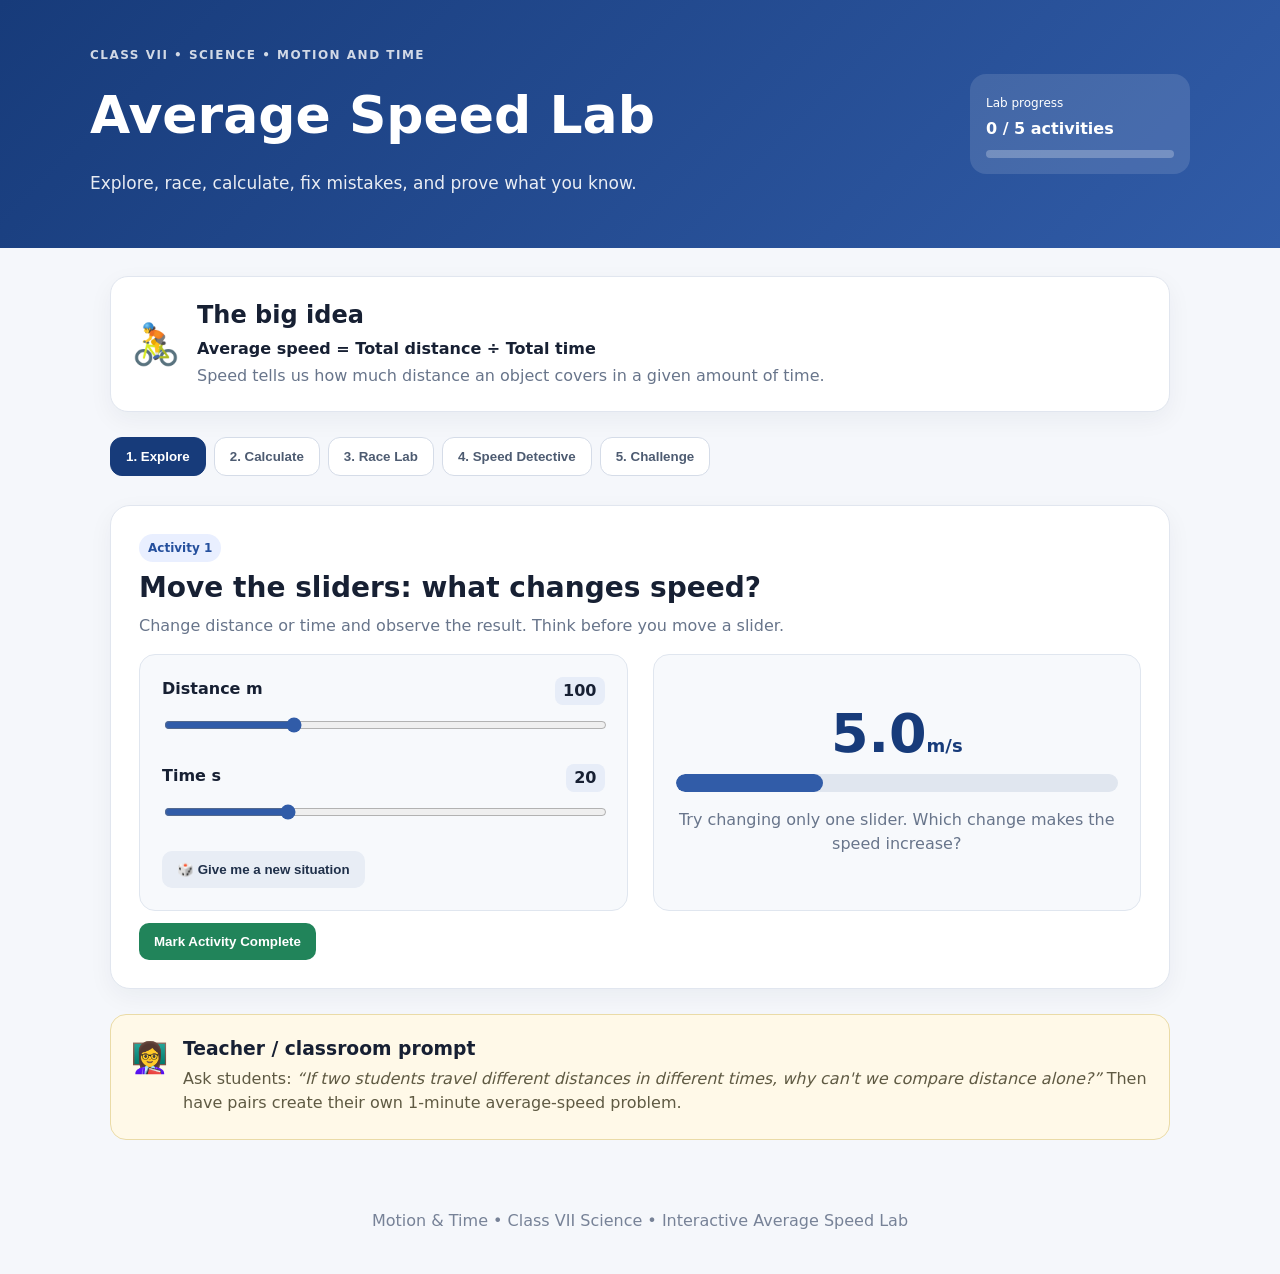
<file: activities/average-speed/index.html>
<!DOCTYPE html>
<html lang="en">
<head>
  <meta charset="UTF-8">
  <meta name="viewport" content="width=device-width, initial-scale=1.0">
  <title>Motion & Time — Average Speed Lab</title>
  <link rel="stylesheet" href="style.css">
</head>
<body>
  <header class="hero">
    <div class="hero-inner">
      <div>
        <p class="eyebrow">CLASS VII • SCIENCE • MOTION AND TIME</p>
        <h1>Average Speed Lab</h1>
        <p class="subtitle">Explore, race, calculate, fix mistakes, and prove what you know.</p>
      </div>
      <div class="progress-box">
        <span>Lab progress</span>
        <strong id="progressText">0 / 5 activities</strong>
        <div class="progress-track"><div id="progressBar"></div></div>
      </div>
    </div>
  </header>

  <main>
    <section class="concept-card">
      <div class="concept-icon">🚴</div>
      <div>
        <h2>The big idea</h2>
        <p><strong>Average speed = Total distance ÷ Total time</strong></p>
        <p class="muted">Speed tells us how much distance an object covers in a given amount of time.</p>
      </div>
    </section>

    <nav class="tabs" aria-label="Activities">
      <button class="tab active" data-tab="explore">1. Explore</button>
      <button class="tab" data-tab="calculate">2. Calculate</button>
      <button class="tab" data-tab="race">3. Race Lab</button>
      <button class="tab" data-tab="detective">4. Speed Detective</button>
      <button class="tab" data-tab="challenge">5. Challenge</button>
    </nav>

    <section id="explore" class="activity active">
      <div class="section-heading">
        <span class="badge">Activity 1</span>
        <h2>Move the sliders: what changes speed?</h2>
        <p>Change distance or time and observe the result. Think before you move a slider.</p>
      </div>
      <div class="two-col">
        <div class="panel controls">
          <label>Distance <output id="distanceOut">100</output> m
            <input id="distance" type="range" min="20" max="300" value="100" step="10">
          </label>
          <label>Time <output id="timeOut">20</output> s
            <input id="time" type="range" min="5" max="60" value="20" step="1">
          </label>
          <button class="secondary" id="randomExplore">🎲 Give me a new situation</button>
        </div>
        <div class="speed-display">
          <div class="speed-number"><span id="speedOut">5.0</span><small>m/s</small></div>
          <div class="meter"><div id="speedMeter"></div></div>
          <p id="exploreHint">Try doubling the distance while keeping time the same.</p>
        </div>
      </div>
      <button class="complete" data-complete="explore">Mark Activity Complete</button>
    </section>

    <section id="calculate" class="activity">
      <div class="section-heading">
        <span class="badge">Activity 2</span>
        <h2>Mission: calculate the average speed</h2>
        <p>Read the journey, calculate total distance and total time, then enter the answer.</p>
      </div>
      <div class="journey-card">
        <div class="journey-stop"><span>🏫</span><b>School</b><small>Start</small></div>
        <div class="journey-line"><span>120 m</span></div>
        <div class="journey-stop"><span>🌳</span><b>Park</b><small>+ 30 s</small></div>
        <div class="journey-line"><span>80 m</span></div>
        <div class="journey-stop"><span>🏠</span><b>Home</b><small>+ 20 s</small></div>
      </div>
      <div class="answer-panel">
        <p><b>Question:</b> What is the average speed for the whole journey?</p>
        <div class="formula-hint">Total distance = 120 + 80 = ? m &nbsp; | &nbsp; Total time = 30 + 20 = ? s</div>
        <div class="answer-row">
          <input id="calcAnswer" type="number" min="0" step="0.1" placeholder="Enter speed">
          <span>m/s</span>
          <button id="checkCalc">Check</button>
        </div>
        <p id="calcFeedback" class="feedback" aria-live="polite"></p>
      </div>
    </section>

    <section id="race" class="activity">
      <div class="section-heading">
        <span class="badge">Activity 3</span>
        <h2>Race Lab: predict before you calculate</h2>
        <p>Three runners travel different distances and times. Who has the greatest average speed?</p>
      </div>
      <div class="runner-grid">
        <article class="runner"><div class="avatar">🏃</div><h3>Asha</h3><p>100 m in 20 s</p><button class="pick" data-runner="Asha">Choose Asha</button></article>
        <article class="runner"><div class="avatar">🏃‍♀️</div><h3>Riya</h3><p>150 m in 30 s</p><button class="pick" data-runner="Riya">Choose Riya</button></article>
        <article class="runner"><div class="avatar">🏃</div><h3>Kabir</h3><p>120 m in 20 s</p><button class="pick" data-runner="Kabir">Choose Kabir</button></article>
      </div>
      <div id="raceResult" class="result-box">Make your prediction first.</div>
      <button class="complete" data-complete="race">Mark Activity Complete</button>
    </section>

    <section id="detective" class="activity">
      <div class="section-heading">
        <span class="badge">Activity 4</span>
        <h2>Speed Detective: spot the mistake</h2>
        <p>A student solved this problem. Something is wrong. Find it and explain why.</p>
      </div>
      <div class="mistake-card">
        <p class="problem">A cyclist travels <b>240 m</b> in <b>40 s</b>.</p>
        <div class="student-work">
          <span>Student's work:</span>
          <code>Average speed = 40 ÷ 240 = 0.167 m/s</code>
        </div>
        <div class="detective-options">
          <button class="detect" data-correct="false">The numbers were added.</button>
          <button class="detect" data-correct="true">Distance and time were divided in the wrong order.</button>
          <button class="detect" data-correct="false">The answer should always be in km/h.</button>
        </div>
        <p id="detectiveFeedback" class="feedback"></p>
      </div>
      <div class="explain-box">
        <label for="explanation">Now explain it in your own words:</label>
        <textarea id="explanation" rows="3" placeholder="Example: I should divide..."></textarea>
        <button id="checkExplanation">Check my explanation</button>
        <p id="explanationFeedback" class="feedback"></p>
      </div>
    </section>

    <section id="challenge" class="activity">
      <div class="section-heading">
        <span class="badge">Activity 5</span>
        <h2>Final Challenge: design the fastest journey</h2>
        <p>You have a 300 m track. Choose a time. Can you reach a target average speed of at least 10 m/s?</p>
      </div>
      <div class="challenge-layout">
        <div class="track-card">
          <div class="track"><span class="runner-dot" id="runnerDot">🏃</span></div>
          <div class="track-labels"><span>0 m</span><span>300 m</span></div>
        </div>
        <div class="challenge-controls">
          <label>Choose time: <b><span id="challengeTimeOut">30</span> s</b>
            <input id="challengeTime" type="range" min="15" max="60" value="30" step="1">
          </label>
          <div class="challenge-speed"><span id="challengeSpeed">10.0</span> <small>m/s</small></div>
          <p id="challengeMessage"></p>
          <button id="challengeCheck">Test my journey</button>
        </div>
      </div>
      <div id="finalScore" class="final-score hidden"></div>
    </section>

    <section class="teacher-note">
      <div>👩‍🏫</div>
      <div>
        <h3>Teacher / classroom prompt</h3>
        <p>Ask students: <i>“If two students travel different distances in different times, why can't we compare distance alone?”</i> Then have pairs create their own 1-minute average-speed problem.</p>
      </div>
    </section>
  </main>

  <footer>
    <p>Motion & Time • Class VII Science • Interactive Average Speed Lab</p>
  </footer>
  <script src="script.js"></script>
</body>
</html>
</file>
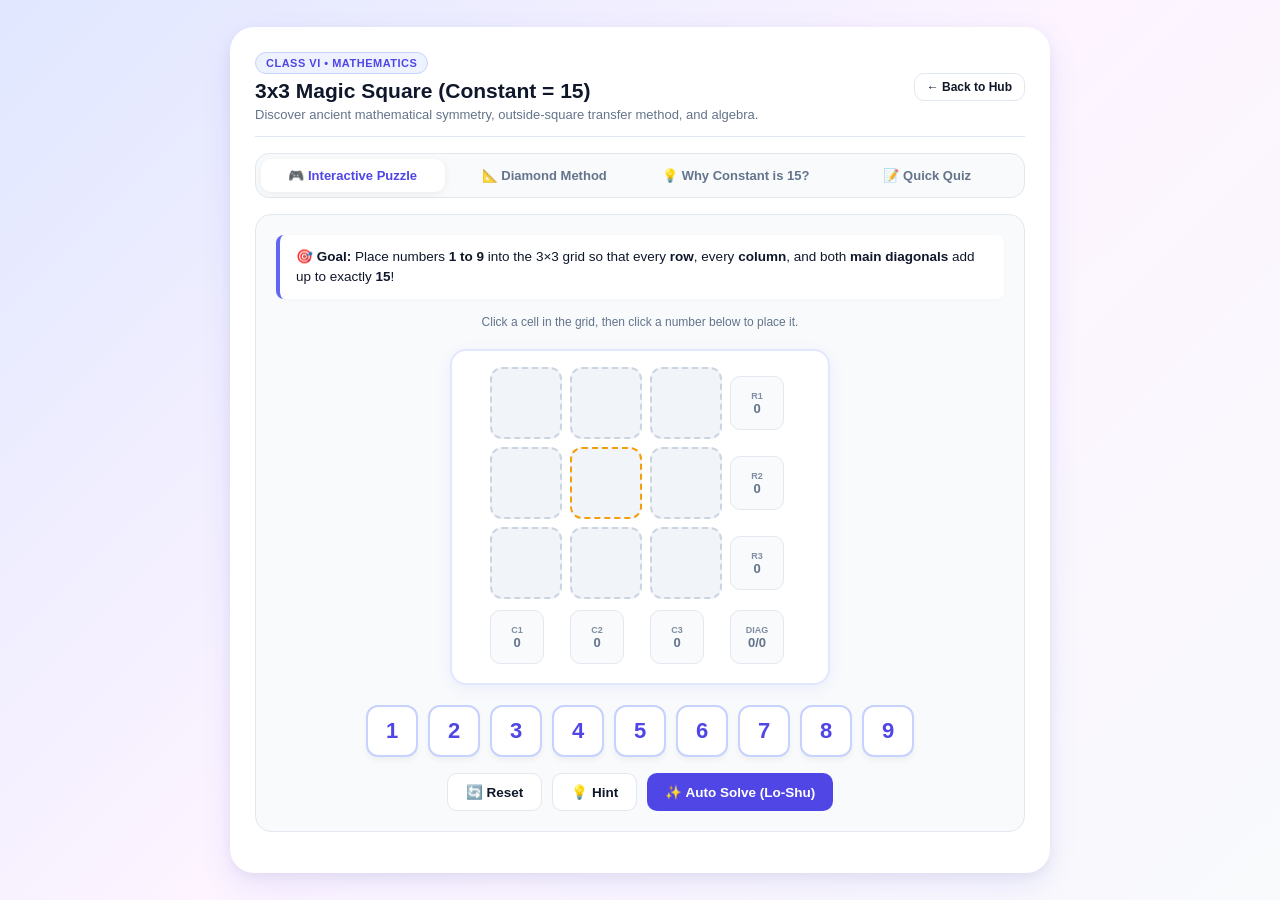
<file: activities/magic-square/index.html>
<!DOCTYPE html>
<html lang="en">
<head>
  <meta charset="UTF-8">
  <meta name="viewport" content="width=device-width, initial-scale=1.0, maximum-scale=1.0, user-scalable=no">
  <title>Class VI Mathematics: 3x3 Magic Square (Magic Constant 15)</title>
  <style>
    :root {
      --primary: #6366f1;
      --primary-light: #818cf8;
      --primary-bg: #eef2ff;
      --accent: #4f46e5;
      --success: #10b981;
      --error: #ef4444;
      --text-main: #0f172a;
      --text-muted: #64748b;
      --border-color: #e2e8f0;
      --card-shadow: 0 12px 32px rgba(99, 102, 241, 0.12), 0 4px 12px rgba(0, 0, 0, 0.05);
    }

    * {
      box-sizing: border-box;
      margin: 0;
      padding: 0;
      font-family: -apple-system, BlinkMacSystemFont, "Segoe UI", Roboto, Oxygen, Ubuntu, Cantarell, sans-serif;
      -webkit-tap-highlight-color: transparent;
    }

    body {
      background: linear-gradient(135deg, #e0e7ff 0%, #fdf4ff 50%, #f8fafc 100%);
      color: var(--text-main);
      min-height: 100vh;
      display: flex;
      justify-content: center;
      align-items: center;
      padding: 16px;
    }

    .lab-card {
      background: #ffffff;
      border-radius: 24px;
      box-shadow: var(--card-shadow);
      max-width: 820px;
      width: 100%;
      padding: 24px;
      margin: auto;
      border: 1px solid rgba(255, 255, 255, 0.9);
    }

    .header {
      display: flex;
      justify-content: space-between;
      align-items: center;
      gap: 12px;
      padding-bottom: 14px;
      border-bottom: 1px solid var(--border-color);
    }

    .badge {
      display: inline-block;
      background: var(--primary-bg);
      color: var(--accent);
      font-size: 11px;
      font-weight: 700;
      text-transform: uppercase;
      letter-spacing: 0.5px;
      padding: 4px 10px;
      border-radius: 20px;
      border: 1px solid #c7d2fe;
    }

    h1 {
      font-size: 21px;
      font-weight: 800;
      color: var(--text-main);
      line-height: 1.25;
      margin-top: 4px;
    }

    .subtitle {
      font-size: 13px;
      color: var(--text-muted);
      margin-top: 3px;
    }

    .nav-tabs {
      display: flex;
      gap: 8px;
      margin: 16px 0;
      background: #f8fafc;
      padding: 5px;
      border-radius: 14px;
      border: 1px solid var(--border-color);
    }

    .tab-btn {
      flex: 1;
      padding: 9px 12px;
      border: none;
      background: transparent;
      border-radius: 10px;
      font-weight: 700;
      font-size: 13px;
      color: var(--text-muted);
      cursor: pointer;
      transition: all 0.2s ease;
      display: flex;
      align-items: center;
      justify-content: center;
      gap: 6px;
    }

    .tab-btn.active {
      background: #ffffff;
      color: var(--accent);
      box-shadow: 0 2px 8px rgba(0,0,0,0.06);
    }

    .tab-content {
      display: none;
    }

    .tab-content.active {
      display: block;
      animation: fadeIn 0.3s ease;
    }

    @keyframes fadeIn {
      from { opacity: 0; transform: translateY(4px); }
      to { opacity: 1; transform: translateY(0); }
    }

    .stage-container {
      background: #f8fafc;
      border-radius: 16px;
      padding: 20px;
      border: 1px solid var(--border-color);
      margin-bottom: 16px;
    }

    .inst-box {
      background: #ffffff;
      border-left: 4px solid var(--primary);
      padding: 12px 16px;
      border-radius: 8px;
      margin-bottom: 16px;
      box-shadow: 0 2px 6px rgba(0,0,0,0.02);
      font-size: 13.5px;
      line-height: 1.5;
    }

    /* Grid & Puzzle Styles */
    .magic-board {
      display: grid;
      grid-template-columns: repeat(3, 72px) 60px;
      grid-template-rows: repeat(3, 72px) 60px;
      gap: 8px;
      justify-content: center;
      align-items: center;
      margin: 20px auto;
      max-width: 380px;
      background: #ffffff;
      padding: 16px;
      border-radius: 16px;
      border: 2px solid #e0e7ff;
      box-shadow: 0 4px 16px rgba(99, 102, 241, 0.08);
    }

    .cell {
      width: 72px;
      height: 72px;
      background: #f1f5f9;
      border: 2px dashed #cbd5e1;
      border-radius: 12px;
      display: flex;
      justify-content: center;
      align-items: center;
      font-size: 26px;
      font-weight: 800;
      color: var(--accent);
      cursor: pointer;
      transition: all 0.2s cubic-bezier(0.34, 1.56, 0.64, 1);
      user-select: none;
    }

    .cell.filled {
      background: #ffffff;
      border: 2px solid #818cf8;
      box-shadow: 0 4px 10px rgba(99, 102, 241, 0.15);
      transform: scale(1.02);
    }

    .cell.center-cell {
      border-color: #f59e0b;
    }

    .cell.selected {
      border-color: #4f46e5;
      background: #eef2ff;
      outline: 3px solid #c7d2fe;
    }

    .sum-indicator {
      width: 54px;
      height: 54px;
      border-radius: 10px;
      display: flex;
      flex-direction: column;
      justify-content: center;
      align-items: center;
      font-size: 13px;
      font-weight: 700;
      background: #f8fafc;
      border: 1px solid #e2e8f0;
      color: #64748b;
      transition: all 0.3s ease;
    }

    .sum-indicator.match {
      background: #ecfdf5;
      border-color: #10b981;
      color: #047857;
      box-shadow: 0 2px 8px rgba(16, 185, 129, 0.2);
    }

    .sum-indicator.mismatch {
      background: #fef2f2;
      border-color: #ef4444;
      color: #b91c1c;
    }

    .sum-indicator span.label {
      font-size: 9px;
      text-transform: uppercase;
      opacity: 0.8;
    }

    .number-bank {
      display: flex;
      flex-wrap: wrap;
      gap: 10px;
      justify-content: center;
      margin: 16px 0;
    }

    .num-tile {
      width: 52px;
      height: 52px;
      background: #ffffff;
      border: 2px solid #c7d2fe;
      border-radius: 12px;
      display: flex;
      justify-content: center;
      align-items: center;
      font-size: 22px;
      font-weight: 800;
      color: var(--accent);
      cursor: pointer;
      box-shadow: 0 4px 6px -1px rgba(0,0,0,0.05);
      transition: all 0.2s ease;
    }

    .num-tile:hover:not(.used) {
      transform: translateY(-2px);
      border-color: var(--primary);
      box-shadow: 0 6px 12px rgba(99,102,241,0.2);
    }

    .num-tile.used {
      opacity: 0.35;
      background: #f1f5f9;
      border-color: #e2e8f0;
      cursor: not-allowed;
    }

    .btn-group {
      display: flex;
      gap: 10px;
      justify-content: center;
      margin-top: 16px;
      flex-wrap: wrap;
    }

    .btn {
      padding: 10px 18px;
      border-radius: 10px;
      border: none;
      font-weight: 700;
      font-size: 13.5px;
      cursor: pointer;
      transition: all 0.2s ease;
      display: inline-flex;
      align-items: center;
      gap: 6px;
    }

    .btn-primary {
      background: var(--accent);
      color: #ffffff;
    }
    .btn-primary:hover { background: #4338ca; }

    .btn-outline {
      background: #ffffff;
      color: var(--text-main);
      border: 1px solid var(--border-color);
    }
    .btn-outline:hover { background: #f8fafc; border-color: #cbd5e1; }

    .btn-success {
      background: #10b981;
      color: #ffffff;
    }

    /* Diamond Method Visualizer */
    .diamond-grid {
      display: grid;
      grid-template-columns: repeat(5, 54px);
      grid-template-rows: repeat(5, 54px);
      gap: 6px;
      justify-content: center;
      margin: 20px auto;
    }

    .d-cell {
      width: 54px;
      height: 54px;
      border-radius: 8px;
      display: flex;
      justify-content: center;
      align-items: center;
      font-size: 20px;
      font-weight: 800;
      transition: all 0.4s ease;
    }

    .d-cell.empty {
      background: transparent;
    }

    .d-cell.inner {
      background: #ffffff;
      border: 2px solid #818cf8;
      color: var(--accent);
    }

    .d-cell.outer {
      background: #fef3c7;
      border: 2px dashed #f59e0b;
      color: #b45309;
    }

    .d-cell.highlight {
      transform: scale(1.12);
      box-shadow: 0 0 16px rgba(99, 102, 241, 0.4);
      background: #6366f1;
      color: #ffffff;
      border-color: #4f46e5;
    }

    .card-info {
      background: #ffffff;
      border-radius: 12px;
      padding: 14px;
      border: 1px solid var(--border-color);
      margin-top: 14px;
    }

    .quiz-card {
      background: #ffffff;
      border: 1px solid var(--border-color);
      border-radius: 12px;
      padding: 16px;
      margin-bottom: 12px;
    }

    .quiz-option {
      display: block;
      padding: 10px 14px;
      background: #f8fafc;
      border: 1px solid var(--border-color);
      border-radius: 8px;
      margin: 6px 0;
      cursor: pointer;
      font-size: 13.5px;
      transition: all 0.2s ease;
    }

    .quiz-option:hover {
      background: #eef2ff;
      border-color: #c7d2fe;
    }

    .quiz-option.correct {
      background: #dcfce7;
      border-color: #86efac;
      color: #15803d;
      font-weight: 700;
    }

    .quiz-option.wrong {
      background: #fee2e2;
      border-color: #fca5a5;
      color: #b91c1c;
    }

    .banner-win {
      background: linear-gradient(135deg, #10b981 0%, #059669 100%);
      color: white;
      padding: 16px;
      border-radius: 14px;
      text-align: center;
      margin-top: 14px;
      display: none;
      animation: popIn 0.4s cubic-bezier(0.34, 1.56, 0.64, 1);
    }

    @keyframes popIn {
      from { transform: scale(0.9); opacity: 0; }
      to { transform: scale(1); opacity: 1; }
    }
  </style>
</head>
<body>

<div class="lab-card">
  <div class="header">
    <div>
      <span class="badge">Class VI • Mathematics</span>
      <h1>3x3 Magic Square (Constant = 15)</h1>
      <div class="subtitle">Discover ancient mathematical symmetry, outside-square transfer method, and algebra.</div>
    </div>
    <a href="../../index.html" class="btn btn-outline" style="text-decoration:none; font-size:12px; padding:6px 12px;">← Back to Hub</a>
  </div>

  <div class="nav-tabs">
    <button class="tab-btn active" onclick="switchTab('play')">🎮 Interactive Puzzle</button>
    <button class="tab-btn" onclick="switchTab('method')">📐 Diamond Method</button>
    <button class="tab-btn" onclick="switchTab('math')">💡 Why Constant is 15?</button>
    <button class="tab-btn" onclick="switchTab('quiz')">📝 Quick Quiz</button>
  </div>

  <!-- TAB 1: INTERACTIVE PUZZLE -->
  <div id="tab-play" class="tab-content active">
    <div class="stage-container">
      <div class="inst-box">
        🎯 <strong>Goal:</strong> Place numbers <strong>1 to 9</strong> into the 3×3 grid so that every <strong>row</strong>, every <strong>column</strong>, and both <strong>main diagonals</strong> add up to exactly <strong>15</strong>!
      </div>

      <div style="text-align:center; font-size:12px; color:var(--text-muted); margin-bottom:8px;">
        Click a cell in the grid, then click a number below to place it.
      </div>

      <div class="magic-board">
        <!-- Row 1 -->
        <div class="cell" id="c00" onclick="selectCell(0,0)"></div>
        <div class="cell" id="c01" onclick="selectCell(0,1)"></div>
        <div class="cell" id="c02" onclick="selectCell(0,2)"></div>
        <div class="sum-indicator" id="r0"><span class="label">R1</span><span id="r0-val">0</span></div>

        <!-- Row 2 -->
        <div class="cell" id="c10" onclick="selectCell(1,0)"></div>
        <div class="cell center-cell" id="c11" onclick="selectCell(1,1)"></div>
        <div class="cell" id="c12" onclick="selectCell(1,2)"></div>
        <div class="sum-indicator" id="r1"><span class="label">R2</span><span id="r1-val">0</span></div>

        <!-- Row 3 -->
        <div class="cell" id="c20" onclick="selectCell(2,0)"></div>
        <div class="cell" id="c21" onclick="selectCell(2,1)"></div>
        <div class="cell" id="c22" onclick="selectCell(2,2)"></div>
        <div class="sum-indicator" id="r2"><span class="label">R3</span><span id="r2-val">0</span></div>

        <!-- Col sums and Diag sums -->
        <div class="sum-indicator" id="c0"><span class="label">C1</span><span id="c0-val">0</span></div>
        <div class="sum-indicator" id="c1"><span class="label">C2</span><span id="c1-val">0</span></div>
        <div class="sum-indicator" id="c2"><span class="label">C3</span><span id="c2-val">0</span></div>
        <div class="sum-indicator" id="diag"><span class="label">DIAG</span><span id="diag-val">0</span></div>
      </div>

      <div class="number-bank" id="numberBank">
        <!-- 1 to 9 -->
      </div>

      <div class="banner-win" id="winBanner">
        🎉 <strong>Magnificent! You solved the 3x3 Magic Square!</strong><br>
        All 3 rows, 3 columns, and 2 diagonals sum up to exactly 15!
      </div>

      <div class="btn-group">
        <button class="btn btn-outline" onclick="resetBoard()">🔄 Reset</button>
        <button class="btn btn-outline" onclick="giveHint()">💡 Hint</button>
        <button class="btn btn-primary" onclick="solveAutomatically()">✨ Auto Solve (Lo-Shu)</button>
      </div>
    </div>
  </div>

  <!-- TAB 2: DIAMOND / STAIRCASE METHOD -->
  <div id="tab-method" class="tab-content">
    <div class="stage-container">
      <div class="inst-box">
        <strong>The Staircase / Outside-Square Method:</strong><br>
        Step 1: Add 4 outer auxiliary squares on the 4 sides of the 3×3 grid.<br>
        Step 2: Place numbers 1-9 along 3 continuous diagonals.<br>
        Step 3: Transfer outside numbers 3 units straight across to their opposite inner squares!
      </div>

      <div class="diamond-grid" id="diamondGrid">
        <!-- 5x5 grid for step visualizer -->
      </div>

      <div class="btn-group">
        <button class="btn btn-outline" onclick="setDiamondStep(1)">Step 1: Diagonals (1-9)</button>
        <button class="btn btn-primary" onclick="setDiamondStep(2)">Step 2: Shift Outside Numbers</button>
        <button class="btn btn-success" onclick="setDiamondStep(3)">Step 3: Magic 3x3 Formed!</button>
      </div>

      <div class="card-info" id="diamondExplanation">
        <strong>Step 1:</strong> Notice how numbers 1, 2, 3 form the first diagonal; 4, 5, 6 form the center diagonal; and 7, 8, 9 form the third diagonal. Four numbers (1, 3, 7, 9) sit outside the 3×3 core.
      </div>
    </div>
  </div>

  <!-- TAB 3: MATHEMATICAL PROOF -->
  <div id="tab-math" class="tab-content">
    <div class="stage-container">
      <div style="display:grid; grid-template-columns:1fr 1fr; gap:16px;">
        <div class="card-info">
          <h3 style="color:var(--accent); font-size:16px; margin-bottom:8px;">1. Why Magic Constant S = 15?</h3>
          <p style="font-size:13.5px; line-height:1.6; color:var(--text-main);">
            • Sum of all numbers from 1 to 9:<br>
            <code style="background:#eef2ff; padding:2px 6px; border-radius:4px; font-weight:700;">1 + 2 + 3 + ... + 9 = 45</code><br><br>
            • In a 3×3 square, all numbers are divided equally across 3 rows.<br>
            • Therefore, each row must sum to:<br>
            <code style="background:#eef2ff; padding:2px 6px; border-radius:4px; font-weight:700; color:#4f46e5;">45 ÷ 3 = 15</code>
          </p>
        </div>

        <div class="card-info">
          <h3 style="color:var(--accent); font-size:16px; margin-bottom:8px;">2. Why Center Cell MUST be 5?</h3>
          <p style="font-size:13.5px; line-height:1.6; color:var(--text-main);">
            • 4 lines pass through the center cell <em>C</em>: Row 2, Col 2, and 2 diagonals.<br>
            • Sum of these 4 lines = <code>4 × 15 = 60</code>.<br>
            • This sum contains all 9 cells once, plus the center cell <em>3 extra times</em>:<br>
            <code style="background:#eef2ff; padding:2px 6px; border-radius:4px; font-weight:700;">45 + 3C = 60 ➔ 3C = 15 ➔ C = 5</code>
          </p>
        </div>
      </div>

      <div class="card-info" style="margin-top:14px; background:#fffbeb; border-color:#fde68a;">
        <h4 style="color:#b45309; font-size:14.5px; margin-bottom:6px;">🌟 Even & Odd Number Rule:</h4>
        <p style="font-size:13px; color:#92400e; line-height:1.5;">
          • All 4 <strong>even numbers</strong> (2, 4, 6, 8) must occupy the <strong>4 corners</strong>.<br>
          • All 4 <strong>odd numbers</strong> (1, 3, 7, 9) must occupy the <strong>4 edge centers</strong>.<br>
          • The center is always the median odd number <strong>5</strong>.
        </p>
      </div>
    </div>
  </div>

  <!-- TAB 4: QUIZ -->
  <div id="tab-quiz" class="tab-content">
    <div class="stage-container">
      <div class="quiz-card">
        <p style="font-weight:700; font-size:14px; margin-bottom:8px;">Q1: What is the magic sum of any row, column, or diagonal in a 3×3 square with numbers 1 to 9?</p>
        <div class="quiz-option" onclick="checkQ(this, false)">12</div>
        <div class="quiz-option" onclick="checkQ(this, true)">15</div>
        <div class="quiz-option" onclick="checkQ(this, false)">18</div>
        <div class="quiz-option" onclick="checkQ(this, false)">45</div>
      </div>

      <div class="quiz-card">
        <p style="font-weight:700; font-size:14px; margin-bottom:8px;">Q2: Which number must always occupy the exact center cell?</p>
        <div class="quiz-option" onclick="checkQ(this, false)">1</div>
        <div class="quiz-option" onclick="checkQ(this, false)">9</div>
        <div class="quiz-option" onclick="checkQ(this, true)">5</div>
        <div class="quiz-option" onclick="checkQ(this, false)">Any even number</div>
      </div>

      <div class="quiz-card">
        <p style="font-weight:700; font-size:14px; margin-bottom:8px;">Q3: In a standard 3x3 magic square, which positions must contain the even numbers (2, 4, 6, 8)?</p>
        <div class="quiz-option" onclick="checkQ(this, true)">The 4 corners</div>
        <div class="quiz-option" onclick="checkQ(this, false)">The 4 side edges</div>
        <div class="quiz-option" onclick="checkQ(this, false)">The center row only</div>
      </div>
    </div>
  </div>
</div>

<script>
  let grid = [
    [0, 0, 0],
    [0, 0, 0],
    [0, 0, 0]
  ];
  let selectedPos = null;

  function switchTab(tabId) {
    document.querySelectorAll('.tab-btn').forEach(b => b.classList.remove('active'));
    document.querySelectorAll('.tab-content').forEach(c => c.classList.remove('active'));
    event.currentTarget.classList.add('active');
    document.getElementById('tab-' + tabId).classList.add('active');
    if (tabId === 'method') initDiamondGrid();
  }

  function renderNumberBank() {
    const bank = document.getElementById('numberBank');
    bank.innerHTML = '';
    const used = [];
    for(let r=0; r<3; r++) {
      for(let c=0; c<3; c++) {
        if(grid[r][c] > 0) used.push(grid[r][c]);
      }
    }

    for (let i = 1; i <= 9; i++) {
      const tile = document.createElement('div');
      tile.className = 'num-tile' + (used.includes(i) ? ' used' : '');
      tile.innerText = i;
      tile.onclick = () => placeNumber(i);
      bank.appendChild(tile);
    }
  }

  function selectCell(r, c) {
    selectedPos = {r, c};
    document.querySelectorAll('.cell').forEach(el => el.classList.remove('selected'));
    document.getElementById(`c${r}${c}`).classList.add('selected');
  }

  function placeNumber(num) {
    if (!selectedPos) {
      // Find first empty cell
      for (let r = 0; r < 3; r++) {
        for (let c = 0; c < 3; c++) {
          if (grid[r][c] === 0) {
            selectedPos = {r, c};
            break;
          }
        }
        if (selectedPos) break;
      }
    }
    if (!selectedPos) return;

    // Check if number already in grid, swap or clear
    for (let r = 0; r < 3; r++) {
      for (let c = 0; c < 3; c++) {
        if (grid[r][c] === num) grid[r][c] = 0;
      }
    }

    grid[selectedPos.r][selectedPos.c] = num;
    updateUI();
  }

  function updateUI() {
    for (let r = 0; r < 3; r++) {
      for (let c = 0; c < 3; c++) {
        const el = document.getElementById(`c${r}${c}`);
        const val = grid[r][c];
        el.innerText = val > 0 ? val : '';
        if (val > 0) {
          el.classList.add('filled');
        } else {
          el.classList.remove('filled');
        }
      }
    }

    // Check sums
    let rSums = [0, 0, 0];
    let cSums = [0, 0, 0];
    for (let r = 0; r < 3; r++) {
      for (let c = 0; c < 3; c++) {
        rSums[r] += grid[r][c];
        cSums[c] += grid[r][c];
      }
    }

    let d1 = grid[0][0] + grid[1][1] + grid[2][2];
    let d2 = grid[0][2] + grid[1][1] + grid[2][0];

    // Update row indicators
    for (let r = 0; r < 3; r++) {
      const el = document.getElementById(`r${r}`);
      const valEl = document.getElementById(`r${r}-val`);
      valEl.innerText = rSums[r];
      el.className = 'sum-indicator ' + (rSums[r] === 15 ? 'match' : (rSums[r] > 0 ? 'mismatch' : ''));
    }

    // Update col indicators
    for (let c = 0; c < 3; c++) {
      const el = document.getElementById(`c${c}`);
      const valEl = document.getElementById(`c${c}-val`);
      valEl.innerText = cSums[c];
      el.className = 'sum-indicator ' + (cSums[c] === 15 ? 'match' : (cSums[c] > 0 ? 'mismatch' : ''));
    }

    const diagEl = document.getElementById('diag');
    const diagVal = document.getElementById('diag-val');
    diagVal.innerText = `${d1}/${d2}`;
    diagEl.className = 'sum-indicator ' + (d1 === 15 && d2 === 15 ? 'match' : (d1 > 0 || d2 > 0 ? 'mismatch' : ''));

    renderNumberBank();

    // Check complete win
    const allFilled = grid.flat().every(v => v > 0);
    const all15 = rSums.every(s => s === 15) && cSums.every(s => s === 15) && d1 === 15 && d2 === 15;

    const winBanner = document.getElementById('winBanner');
    if (allFilled && all15) {
      winBanner.style.display = 'block';
    } else {
      winBanner.style.display = 'none';
    }
  }

  function resetBoard() {
    grid = [
      [0, 0, 0],
      [0, 0, 0],
      [0, 0, 0]
    ];
    selectedPos = null;
    document.querySelectorAll('.cell').forEach(el => el.classList.remove('selected'));
    updateUI();
  }

  function giveHint() {
    grid[1][1] = 5;
    selectCell(0, 0);
    updateUI();
  }

  function solveAutomatically() {
    // Lo Shu Magic Square
    grid = [
      [4, 9, 2],
      [3, 5, 7],
      [8, 1, 6]
    ];
    updateUI();
  }

  // DIAMOND METHOD LOGIC
  const diamondLayout = [
    [0, 0, 1, 0, 0],
    [0, 4, 0, 2, 0],
    [7, 0, 5, 0, 3],
    [0, 8, 0, 6, 0],
    [0, 0, 9, 0, 0]
  ];

  function initDiamondGrid() {
    setDiamondStep(1);
  }

  function setDiamondStep(step) {
    const container = document.getElementById('diamondGrid');
    container.innerHTML = '';
    const exp = document.getElementById('diamondExplanation');

    if (step === 1) {
      exp.innerHTML = "<strong>Step 1 (Diagonals 1 to 9):</strong> Place 1,2,3 along diagonal 1. Place 4,5,6 along center diagonal. Place 7,8,9 along diagonal 3. The 4 yellow squares (1, 3, 7, 9) stick outside.";
    } else if (step === 2) {
      exp.innerHTML = "<strong>Step 2 (Shift Outside Numbers):</strong> Shift Top '1' ➔ Bottom slot. Shift Bottom '9' ➔ Top slot. Shift Right '3' ➔ Left slot. Shift Left '7' ➔ Right slot.";
    } else {
      exp.innerHTML = "<strong>Step 3 (Complete Magic Square):</strong> All 9 numbers now fit perfectly inside the 3×3 grid: [8, 1, 6], [3, 5, 7], [4, 9, 2]. Sum of every row, column and diagonal = 15!";
    }

    for (let r = 0; r < 5; r++) {
      for (let c = 0; c < 5; c++) {
        const cell = document.createElement('div');
        const isCore = (r >= 1 && r <= 3 && c >= 1 && c <= 3);
        const val = diamondLayout[r][c];

        if (val === 0 && !isCore) {
          cell.className = 'd-cell empty';
        } else if (isCore) {
          cell.className = 'd-cell inner';
          if (step === 1) {
            cell.innerText = val > 0 ? val : '';
          } else if (step === 2 || step === 3) {
            // Fill shifted
            let finalGrid = [
              [8, 1, 6],
              [3, 5, 7],
              [4, 9, 2]
            ];
            cell.innerText = finalGrid[r-1][c-1];
            cell.classList.add('highlight');
          }
        } else {
          // Outside square
          cell.className = 'd-cell outer';
          cell.innerText = val;
          if (step >= 2) {
            cell.style.opacity = '0.3';
            cell.style.textDecoration = 'line-through';
          }
        }
        container.appendChild(cell);
      }
    }
  }

  function checkQ(btn, isCorrect) {
    const parent = btn.parentElement;
    parent.querySelectorAll('.quiz-option').forEach(o => {
      o.style.pointerEvents = 'none';
    });
    if (isCorrect) {
      btn.classList.add('correct');
      btn.innerHTML += '  ✅ Correct!';
    } else {
      btn.classList.add('wrong');
      btn.innerHTML += '  ❌ Try again!';
    }
  }

  // Init
  updateUI();
</script>

</body>
</html>
</file>
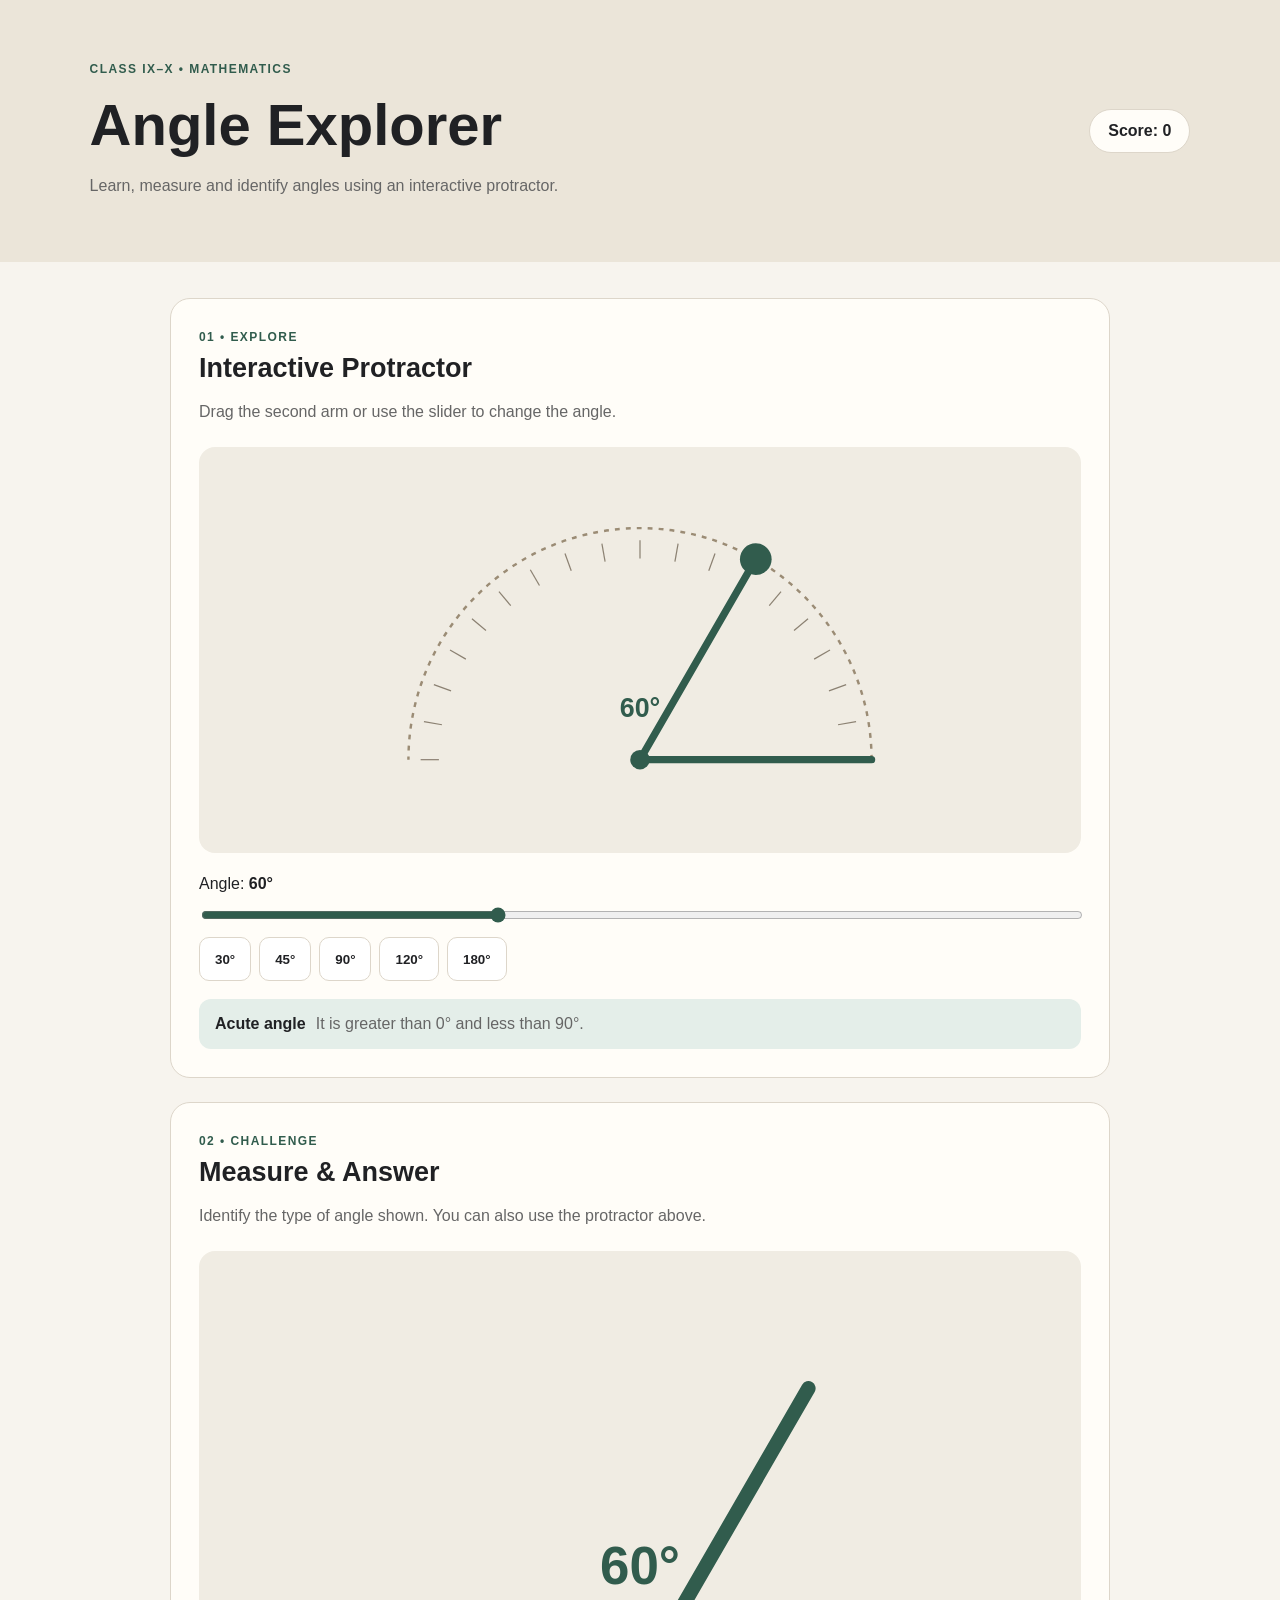
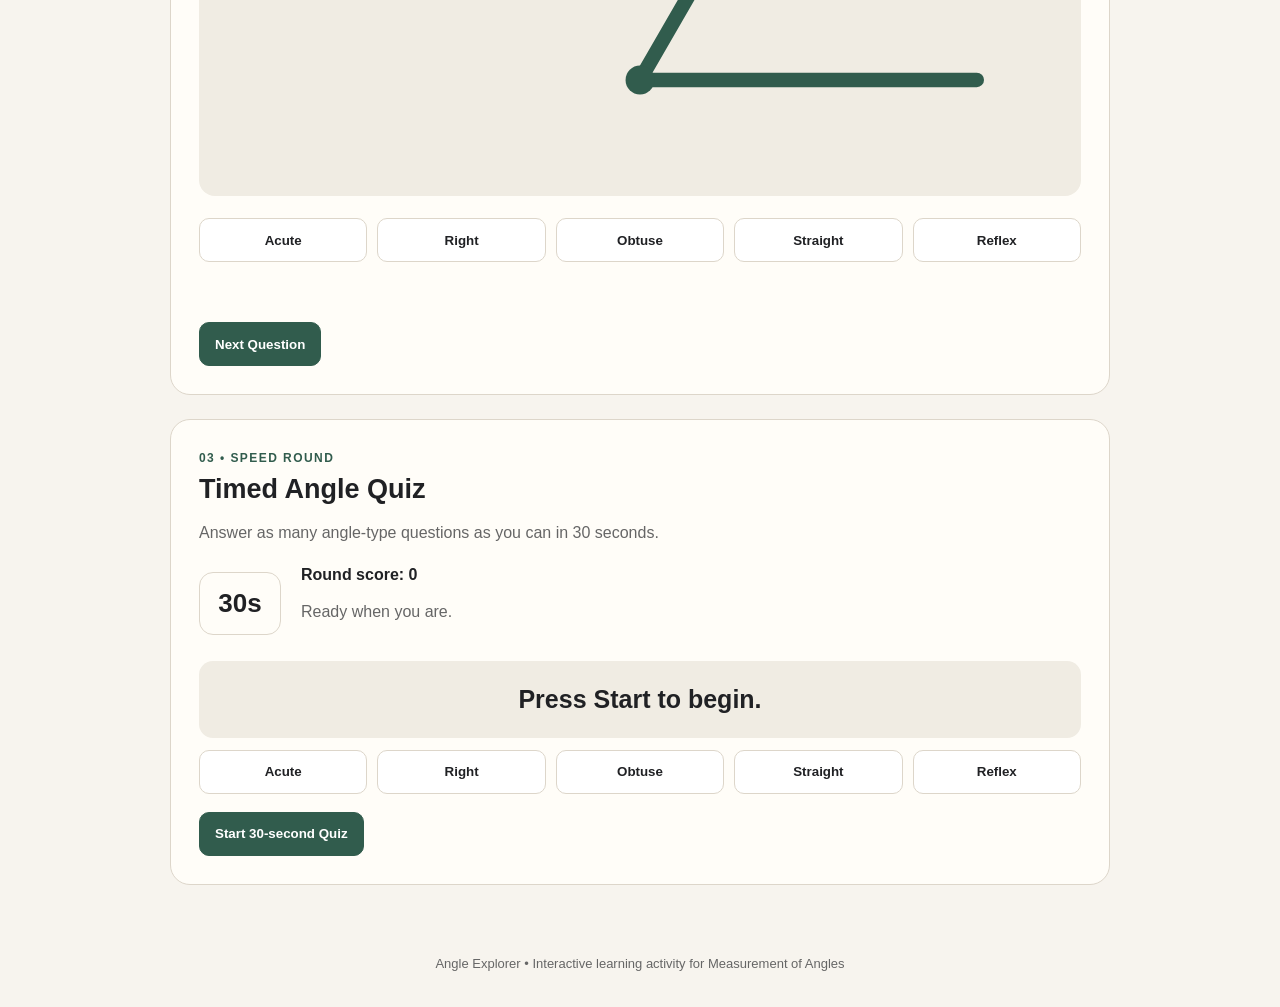
<file: activities/measurement-of-angles/index.html>
<!DOCTYPE html>
<html lang="en">
<head>
  <meta charset="UTF-8">
  <meta name="viewport" content="width=device-width, initial-scale=1.0">
  <title>Angle Explorer | Measurement of Angles</title>
  <link rel="stylesheet" href="style.css">
</head>
<body>
  <header class="hero">
    <div>
      <p class="eyebrow">Class IX–X • Mathematics</p>
      <h1>Angle Explorer</h1>
      <p>Learn, measure and identify angles using an interactive protractor.</p>
    </div>
    <div class="score-pill">Score: <span id="score">0</span></div>
  </header>

  <main class="container">
    <section class="card learn">
      <div>
        <span class="section-tag">01 • Explore</span>
        <h2>Interactive Protractor</h2>
        <p>Drag the second arm or use the slider to change the angle.</p>
      </div>

      <div class="angle-stage">
        <svg id="angleSvg" viewBox="0 0 520 320" aria-label="Interactive angle diagram">
          <path id="protractorArc" class="arc" d=""></path>
          <g id="ticks"></g>
          <line id="arm1" x1="260" y1="250" x2="450" y2="250"></line>
          <line id="arm2" x1="260" y1="250" x2="260" y2="250"></line>
          <circle id="vertex" cx="260" cy="250" r="8"></circle>
          <circle id="handle" cx="260" cy="250" r="13" tabindex="0" role="slider"
                  aria-label="Angle handle" aria-valuemin="0" aria-valuemax="180"></circle>
          <text id="angleText" x="260" y="215" text-anchor="middle">60°</text>
        </svg>
      </div>

      <div class="controls">
        <label for="angleSlider">Angle: <strong><span id="angleValue">60</span>°</strong></label>
        <input id="angleSlider" type="range" min="0" max="180" value="60">
        <div class="angle-buttons">
          <button type="button" data-angle="30">30°</button>
          <button type="button" data-angle="45">45°</button>
          <button type="button" data-angle="90">90°</button>
          <button type="button" data-angle="120">120°</button>
          <button type="button" data-angle="180">180°</button>
        </div>
      </div>

      <div class="classification" id="classification">
        <strong>Acute angle</strong>
        <span>It is less than 90°.</span>
      </div>
    </section>

    <section class="card quiz">
      <div>
        <span class="section-tag">02 • Challenge</span>
        <h2>Measure & Answer</h2>
        <p>Identify the type of angle shown. You can also use the protractor above.</p>
      </div>

      <div class="quiz-visual">
        <svg id="quizSvg" viewBox="0 0 360 220" aria-label="Quiz angle diagram">
          <line id="quizArm1" x1="180" y1="175" x2="320" y2="175"></line>
          <line id="quizArm2" x1="180" y1="175" x2="180" y2="175"></line>
          <circle cx="180" cy="175" r="6"></circle>
          <text id="quizDegrees" x="180" y="135" text-anchor="middle"></text>
        </svg>
      </div>

      <div class="answer-grid">
        <button type="button" class="answer" data-type="acute">Acute</button>
        <button type="button" class="answer" data-type="right">Right</button>
        <button type="button" class="answer" data-type="obtuse">Obtuse</button>
        <button type="button" class="answer" data-type="straight">Straight</button>
        <button type="button" class="answer" data-type="reflex">Reflex</button>
      </div>

      <p id="quizFeedback" class="feedback" aria-live="polite"></p>
      <button type="button" id="nextQuestion" class="primary">Next Question</button>
    </section>

    <section class="card timed">
      <div>
        <span class="section-tag">03 • Speed Round</span>
        <h2>Timed Angle Quiz</h2>
        <p>Answer as many angle-type questions as you can in 30 seconds.</p>
      </div>

      <div class="timer-row">
        <div class="timer"><span id="time">30</span>s</div>
        <div>
          <strong>Round score: <span id="roundScore">0</span></strong>
          <p id="roundStatus">Ready when you are.</p>
        </div>
      </div>

      <div id="timedQuestion" class="timed-question">Press Start to begin.</div>
      <div class="answer-grid compact">
        <button type="button" class="timed-answer" data-type="acute">Acute</button>
        <button type="button" class="timed-answer" data-type="right">Right</button>
        <button type="button" class="timed-answer" data-type="obtuse">Obtuse</button>
        <button type="button" class="timed-answer" data-type="straight">Straight</button>
        <button type="button" class="timed-answer" data-type="reflex">Reflex</button>
      </div>
      <button type="button" id="startQuiz" class="primary">Start 30-second Quiz</button>
    </section>
  </main>

  <footer>
    <p>Angle Explorer • Interactive learning activity for Measurement of Angles</p>
  </footer>

  <script src="script.js"></script>
</body>
</html>
</file>
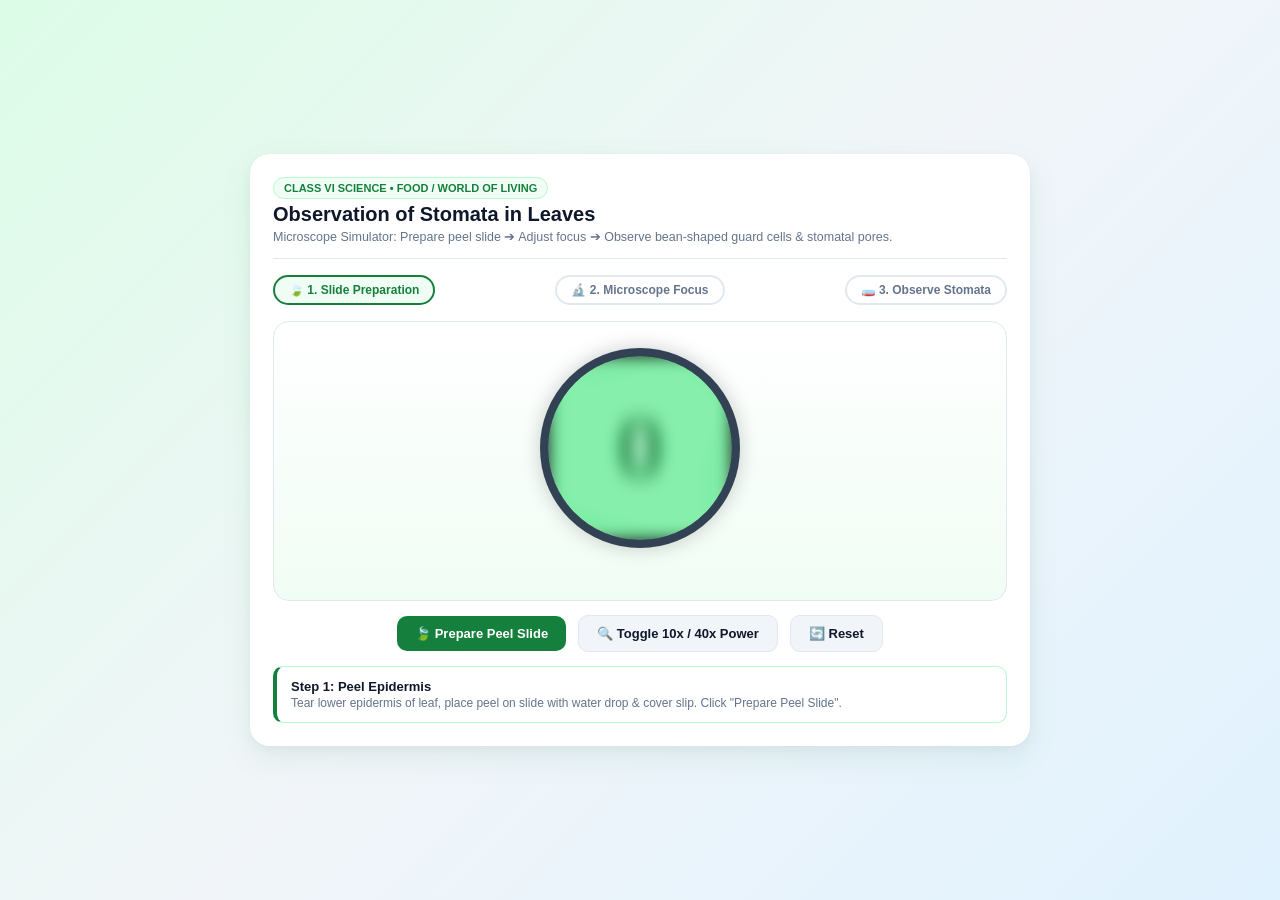
<file: activities/observation-of-stomata/index.html>
<!DOCTYPE html>
<html lang="en">
<head>
  <meta charset="UTF-8">
  <meta name="viewport" content="width=device-width, initial-scale=1.0, maximum-scale=1.0, user-scalable=no">
  <title>Class VI Science: Observation of Stomata in Leaves</title>
  <style>
    :root {
      --primary: #15803d;
      --primary-light: #22c55e;
      --primary-bg: #f0fdf4;
      --accent: #166534;
      --text-main: #0f172a;
      --text-muted: #64748b;
      --border-color: #e2e8f0;
      --card-shadow: 0 12px 32px rgba(21, 128, 61, 0.08), 0 4px 12px rgba(0, 0, 0, 0.04);
    }

    * {
      box-sizing: border-box;
      margin: 0;
      padding: 0;
      font-family: -apple-system, BlinkMacSystemFont, "Segoe UI", Roboto, Oxygen, Ubuntu, Cantarell, sans-serif;
    }

    body {
      background: linear-gradient(135deg, #dcfce7 0%, #f1f5f9 50%, #e0f2fe 100%);
      color: var(--text-main);
      min-height: 100vh;
      display: flex;
      justify-content: center;
      align-items: center;
      padding: 14px;
    }

    .lab-card {
      background: #ffffff;
      border-radius: 20px;
      box-shadow: var(--card-shadow);
      max-width: 780px;
      width: 100%;
      padding: 22px;
      margin: auto;
      border: 1px solid rgba(255, 255, 255, 0.8);
    }

    .header {
      padding-bottom: 14px;
      border-bottom: 1px solid var(--border-color);
    }

    .badge {
      display: inline-block;
      background: var(--primary-bg);
      color: var(--primary);
      font-size: 11px;
      font-weight: 700;
      text-transform: uppercase;
      padding: 4px 10px;
      border-radius: 20px;
      border: 1px solid #bbf7d0;
    }

    h1 {
      font-size: 20px;
      font-weight: 800;
      margin-top: 4px;
    }

    .subtitle {
      font-size: 12.5px;
      color: var(--text-muted);
      margin-top: 3px;
    }

    .stepper {
      display: flex;
      justify-content: space-between;
      margin: 16px 0;
      position: relative;
    }

    .step-item {
      background: #ffffff;
      padding: 6px 14px;
      border-radius: 20px;
      border: 2px solid var(--border-color);
      font-size: 12px;
      font-weight: 700;
      color: var(--text-muted);
    }

    .step-item.active {
      border-color: var(--primary);
      color: var(--primary);
      background: var(--primary-bg);
    }

    .step-item.completed {
      border-color: #22c55e;
      color: #15803d;
      background: #dcfce7;
    }

    .lab-stage {
      background: linear-gradient(180deg, #ffffff 0%, #f0fdf4 100%);
      border: 1px solid var(--border-color);
      border-radius: 16px;
      padding: 20px;
      min-height: 280px;
      display: flex;
      flex-direction: column;
      align-items: center;
      justify-content: center;
      position: relative;
    }

    /* Virtual Microscope Viewport */
    .microscope-lens {
      width: 200px;
      height: 200px;
      border-radius: 50%;
      border: 8px solid #334155;
      background: #000000;
      position: relative;
      overflow: hidden;
      box-shadow: 0 0 20px rgba(0,0,0,0.2), inset 0 0 15px rgba(255,255,255,0.2);
      display: flex;
      align-items: center;
      justify-content: center;
    }

    .stomata-cell-view {
      width: 100%;
      height: 100%;
      background: #86efac;
      position: relative;
      transition: all 0.5s ease;
      filter: blur(8px); /* Initial out of focus */
    }

    .stomata-cell-view.focused {
      filter: blur(0px);
    }

    .stomata-cell-view.high-power {
      transform: scale(1.6);
    }

    /* SVG Guard Cells & Pore */
    .guard-cell {
      fill: #15803d;
      stroke: #166534;
      stroke-width: 2;
    }

    .pore {
      fill: #dcfce7;
    }

    .chloroplast {
      fill: #166534;
    }

    .controls-bar {
      display: flex;
      gap: 12px;
      align-items: center;
      margin-top: 14px;
      flex-wrap: wrap;
      justify-content: center;
    }

    .btn {
      padding: 10px 18px;
      border-radius: 10px;
      font-size: 13px;
      font-weight: 700;
      border: none;
      cursor: pointer;
      display: inline-flex;
      align-items: center;
      gap: 6px;
    }

    .btn-primary {
      background: var(--primary);
      color: #ffffff;
    }

    .btn-primary:hover {
      background: #166534;
    }

    .btn-secondary {
      background: #f1f5f9;
      color: var(--text-main);
      border: 1px solid var(--border-color);
    }

    .status-card {
      background: #ffffff;
      border: 1px solid #bbf7d0;
      border-left: 4px solid var(--primary);
      border-radius: 10px;
      padding: 12px 14px;
      margin-top: 14px;
    }

    .status-card h5 {
      font-size: 13px;
      font-weight: 700;
    }

    .status-card p {
      font-size: 12px;
      color: var(--text-muted);
      margin-top: 2px;
    }

    .labels-legend {
      display: flex;
      gap: 12px;
      margin-top: 12px;
      font-size: 12px;
      justify-content: center;
      flex-wrap: wrap;
    }

    .legend-item {
      display: flex;
      align-items: center;
      gap: 5px;
    }

    .dot {
      width: 10px;
      height: 10px;
      border-radius: 50%;
    }
  </style>
</head>
<body>

  <div class="lab-card">
    <div class="header">
      <span class="badge">Class VI Science • Food / World of Living</span>
      <h1>Observation of Stomata in Leaves</h1>
      <p class="subtitle">Microscope Simulator: Prepare peel slide ➔ Adjust focus ➔ Observe bean-shaped guard cells & stomatal pores.</p>
    </div>

    <div class="stepper">
      <div class="step-item active" id="st-1">🍃 1. Slide Preparation</div>
      <div class="step-item" id="st-2">🔬 2. Microscope Focus</div>
      <div class="step-item" id="st-3">🧫 3. Observe Stomata</div>
    </div>

    <div class="lab-stage">
      <div class="microscope-lens">
        <div class="stomata-cell-view" id="lens-view">
          <svg width="100%" height="100%" viewBox="0 0 200 200">
            <!-- Epidermal background cells -->
            <path d="M 10,10 Q 50,30 90,10 T 170,20 T 190,90 T 180,170 T 90,190 T 10,140 Z" fill="#86efac" stroke="#4ade80" stroke-width="2"/>
            
            <!-- Guard Cell Pair 1 (Center) -->
            <g transform="translate(100, 100)">
              <!-- Left bean guard cell -->
              <path class="guard-cell" d="M -5,-35 C -25,-25 -25,25 -5,35 C -12,20 -12,-20 -5,-35 Z" />
              <!-- Right bean guard cell -->
              <path class="guard-cell" d="M 5,-35 C 25,-25 25,25 5,35 C 12,20 12,-20 5,-35 Z" />
              <!-- Stomatal Pore -->
              <ellipse class="pore" cx="0" cy="0" rx="4" ry="20" />
              <!-- Chloroplast dots inside guard cells -->
              <circle class="chloroplast" cx="-14" cy="-12" r="2.5"/>
              <circle class="chloroplast" cx="-16" cy="6" r="2.5"/>
              <circle class="chloroplast" cx="14" cy="-12" r="2.5"/>
              <circle class="chloroplast" cx="16" cy="6" r="2.5"/>
            </g>
          </svg>
        </div>
      </div>

      <div class="labels-legend" id="legend" style="opacity: 0;">
        <div class="legend-item"><div class="dot" style="background: #15803d;"></div> Guard Cells (Bean-shaped)</div>
        <div class="legend-item"><div class="dot" style="background: #dcfce7; border: 1px solid #166534;"></div> Stomatal Pore</div>
        <div class="legend-item"><div class="dot" style="background: #166534;"></div> Chloroplasts</div>
      </div>
    </div>

    <div class="controls-bar">
      <button class="btn btn-primary" id="btn-action" onclick="handleStep()">🍃 Prepare Peel Slide</button>
      <button class="btn btn-secondary" id="btn-mag" onclick="toggleMag()" disabled>🔍 Toggle 10x / 40x Power</button>
      <button class="btn btn-secondary" onclick="resetLab()">🔄 Reset</button>
    </div>

    <div class="status-card">
      <h5 id="status-title">Step 1: Peel Epidermis</h5>
      <p id="status-desc">Tear lower epidermis of leaf, place peel on slide with water drop & cover slip. Click "Prepare Peel Slide".</p>
    </div>
  </div>

  <script>
    let step = 1;
    let isHighPower = false;

    function handleStep() {
      if (step === 1) {
        step = 2;
        document.getElementById('st-1').className = 'step-item completed';
        document.getElementById('st-2').className = 'step-item active';
        document.getElementById('btn-action').innerText = '🔬 Adjust Focus Knob';
        updateStatus('Step 2: Adjust Coarse & Fine Focus', 'Slide mounted under compound microscope. Click "Adjust Focus Knob" to bring stomata into sharp focus.');
      } else if (step === 2) {
        step = 3;
        document.getElementById('lens-view').classList.add('focused');
        document.getElementById('st-2').className = 'step-item completed';
        document.getElementById('st-3').className = 'step-item active';
        document.getElementById('legend').style.opacity = '1';
        document.getElementById('btn-mag').disabled = false;
        document.getElementById('btn-action').innerText = '✅ Stomata Clear';
        document.getElementById('btn-action').disabled = true;
        updateStatus('Step 3: Observation of Stomata & Guard Cells', 'Stomata identified! Tiny pores on lower epidermis surrounded by two bean-shaped guard cells containing green chloroplasts.');
      }
    }

    function toggleMag() {
      isHighPower = !isHighPower;
      const lensView = document.getElementById('lens-view');
      if (isHighPower) {
        lensView.classList.add('high-power');
      } else {
        lensView.classList.remove('high-power');
      }
    }

    function resetLab() {
      step = 1;
      isHighPower = false;
      const lensView = document.getElementById('lens-view');
      lensView.classList.remove('focused', 'high-power');

      document.getElementById('st-1').className = 'step-item active';
      document.getElementById('st-2').className = 'step-item';
      document.getElementById('st-3').className = 'step-item';

      document.getElementById('legend').style.opacity = '0';
      document.getElementById('btn-mag').disabled = true;
      document.getElementById('btn-action').disabled = false;
      document.getElementById('btn-action').innerText = '🍃 Prepare Peel Slide';

      updateStatus('Step 1: Peel Epidermis', 'Tear lower epidermis of leaf and place on glass slide. Click "Prepare Peel Slide".');
    }

    function updateStatus(title, desc) {
      document.getElementById('status-title').innerText = title;
      document.getElementById('status-desc').innerText = desc;
    }
  </script>
</body>
</html>
</file>
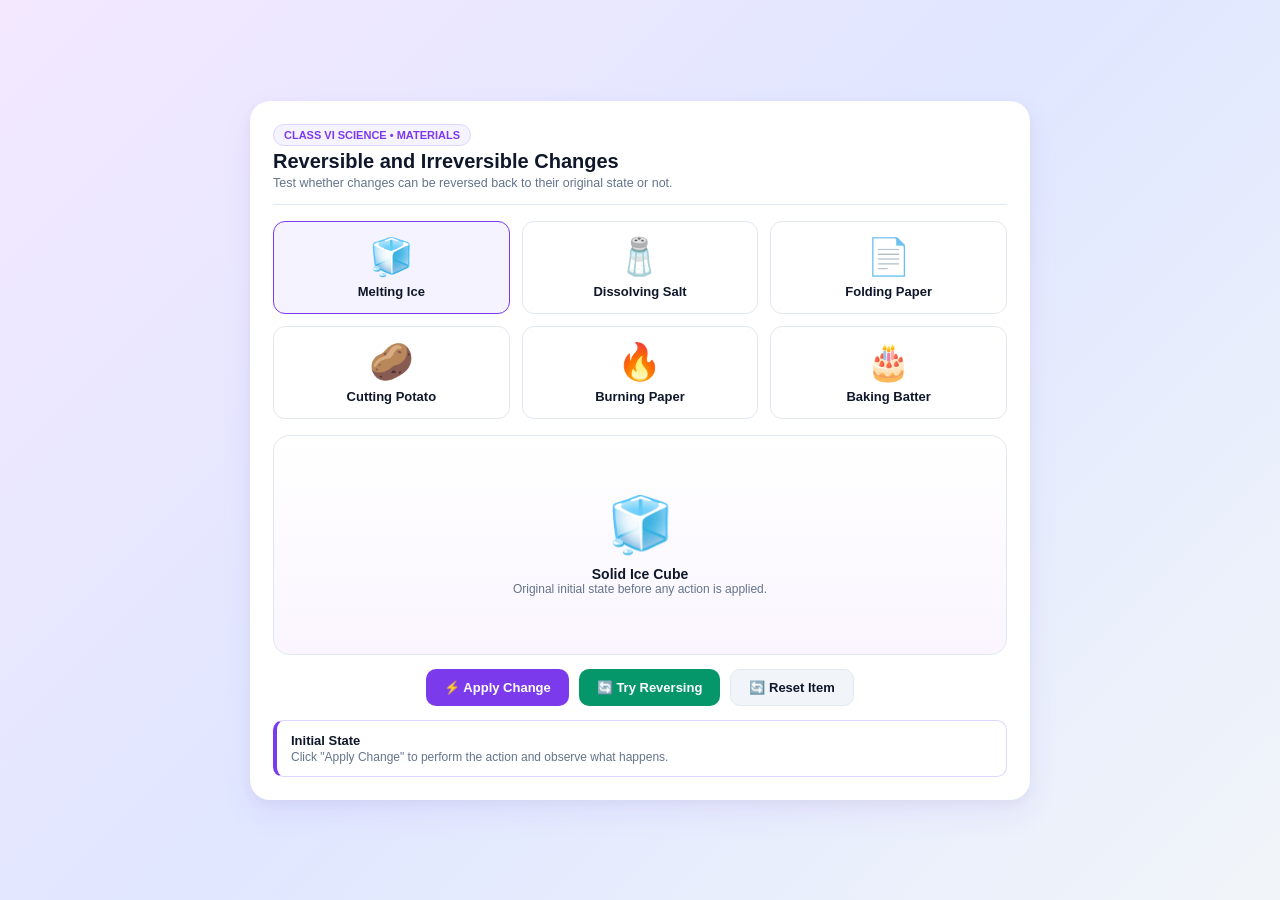
<file: activities/reversible-irreversible-changes/index.html>
<!DOCTYPE html>
<html lang="en">
<head>
  <meta charset="UTF-8">
  <meta name="viewport" content="width=device-width, initial-scale=1.0, maximum-scale=1.0, user-scalable=no">
  <title>Class VI Science: Reversible and Irreversible Changes</title>
  <style>
    :root {
      --primary: #7c3aed;
      --primary-light: #a78bfa;
      --primary-bg: #f5f3ff;
      --accent: #059669;
      --text-main: #0f172a;
      --text-muted: #64748b;
      --border-color: #e2e8f0;
      --card-shadow: 0 12px 32px rgba(124, 58, 237, 0.08), 0 4px 12px rgba(0, 0, 0, 0.04);
    }

    * {
      box-sizing: border-box;
      margin: 0;
      padding: 0;
      font-family: -apple-system, BlinkMacSystemFont, "Segoe UI", Roboto, Oxygen, Ubuntu, Cantarell, sans-serif;
    }

    body {
      background: linear-gradient(135deg, #f3e8ff 0%, #e0e7ff 50%, #f1f5f9 100%);
      color: var(--text-main);
      min-height: 100vh;
      display: flex;
      justify-content: center;
      align-items: center;
      padding: 14px;
    }

    .lab-card {
      background: #ffffff;
      border-radius: 20px;
      box-shadow: var(--card-shadow);
      max-width: 780px;
      width: 100%;
      padding: 22px;
      margin: auto;
      border: 1px solid rgba(255, 255, 255, 0.8);
    }

    .header {
      padding-bottom: 14px;
      border-bottom: 1px solid var(--border-color);
    }

    .badge {
      display: inline-block;
      background: var(--primary-bg);
      color: var(--primary);
      font-size: 11px;
      font-weight: 700;
      text-transform: uppercase;
      padding: 4px 10px;
      border-radius: 20px;
      border: 1px solid #ddd6fe;
    }

    h1 {
      font-size: 20px;
      font-weight: 800;
      margin-top: 4px;
    }

    .subtitle {
      font-size: 12.5px;
      color: var(--text-muted);
      margin-top: 3px;
    }

    .grid-container {
      display: grid;
      grid-template-columns: repeat(3, 1fr);
      gap: 12px;
      margin: 16px 0;
    }

    @media (max-width: 600px) {
      .grid-container {
        grid-template-columns: 1fr;
      }
    }

    .change-card {
      background: #ffffff;
      border: 1px solid var(--border-color);
      border-radius: 12px;
      padding: 14px;
      text-align: center;
      cursor: pointer;
      transition: all 0.2s ease;
    }

    .change-card:hover {
      border-color: var(--primary-light);
      box-shadow: 0 4px 14px rgba(124, 58, 237, 0.12);
    }

    .change-card.selected {
      border-color: var(--primary);
      background: var(--primary-bg);
    }

    .change-icon {
      font-size: 36px;
      margin-bottom: 6px;
    }

    .change-title {
      font-size: 13px;
      font-weight: 700;
    }

    .lab-stage {
      background: linear-gradient(180deg, #ffffff 0%, #faf5ff 100%);
      border: 1px solid var(--border-color);
      border-radius: 16px;
      padding: 20px;
      min-height: 220px;
      display: flex;
      flex-direction: column;
      align-items: center;
      justify-content: center;
      position: relative;
    }

    .stage-display {
      font-size: 54px;
      margin-bottom: 10px;
      transition: all 0.4s ease;
    }

    .action-controls {
      display: flex;
      gap: 10px;
      justify-content: center;
      margin-top: 14px;
      flex-wrap: wrap;
    }

    .btn {
      padding: 10px 18px;
      border-radius: 10px;
      font-size: 13px;
      font-weight: 700;
      border: none;
      cursor: pointer;
      display: inline-flex;
      align-items: center;
      gap: 6px;
    }

    .btn-primary {
      background: var(--primary);
      color: #ffffff;
    }

    .btn-primary:hover {
      background: #6d28d9;
    }

    .btn-accent {
      background: var(--accent);
      color: #ffffff;
    }

    .btn-secondary {
      background: #f1f5f9;
      color: var(--text-main);
      border: 1px solid var(--border-color);
    }

    .status-card {
      background: #ffffff;
      border: 1px solid #ddd6fe;
      border-left: 4px solid var(--primary);
      border-radius: 10px;
      padding: 12px 14px;
      margin-top: 14px;
    }

    .status-card h5 {
      font-size: 13px;
      font-weight: 700;
    }

    .status-card p {
      font-size: 12px;
      color: var(--text-muted);
      margin-top: 2px;
    }

    .tag-rev {
      background: #dcfce7;
      color: #15803d;
      padding: 3px 8px;
      border-radius: 12px;
      font-weight: 700;
      font-size: 11px;
    }

    .tag-irrev {
      background: #fee2e2;
      color: #b91c1c;
      padding: 3px 8px;
      border-radius: 12px;
      font-weight: 700;
      font-size: 11px;
    }
  </style>
</head>
<body>

  <div class="lab-card">
    <div class="header">
      <span class="badge">Class VI Science • Materials</span>
      <h1>Reversible and Irreversible Changes</h1>
      <p class="subtitle">Test whether changes can be reversed back to their original state or not.</p>
    </div>

    <div class="grid-container">
      <div class="change-card selected" id="card-ice" onclick="selectItem('ice')">
        <div class="change-icon">🧊</div>
        <div class="change-title">Melting Ice</div>
      </div>
      <div class="change-card" id="card-salt" onclick="selectItem('salt')">
        <div class="change-icon">🧂</div>
        <div class="change-title">Dissolving Salt</div>
      </div>
      <div class="change-card" id="card-paperFold" onclick="selectItem('paperFold')">
        <div class="change-icon">📄</div>
        <div class="change-title">Folding Paper</div>
      </div>
      <div class="change-card" id="card-potato" onclick="selectItem('potato')">
        <div class="change-icon">🥔</div>
        <div class="change-title">Cutting Potato</div>
      </div>
      <div class="change-card" id="card-burn" onclick="selectItem('burn')">
        <div class="change-icon">🔥</div>
        <div class="change-title">Burning Paper</div>
      </div>
      <div class="change-card" id="card-cake" onclick="selectItem('cake')">
        <div class="change-icon">🎂</div>
        <div class="change-title">Baking Batter</div>
      </div>
    </div>

    <div class="lab-stage">
      <div class="stage-display" id="stage-icon">🧊</div>
      <div style="font-weight: 700; font-size: 14px;" id="stage-name">Solid Ice Cube</div>
      <div style="font-size: 12px; color: var(--text-muted);" id="stage-desc">Original initial state before any action is applied.</div>
    </div>

    <div class="action-controls">
      <button class="btn btn-primary" id="btn-action" onclick="applyAction()">⚡ Apply Change</button>
      <button class="btn btn-accent" id="btn-reverse" onclick="tryReverse()" disabled>🔄 Try Reversing</button>
      <button class="btn btn-secondary" onclick="resetState()">🔄 Reset Item</button>
    </div>

    <div class="status-card">
      <h5 id="status-title">Initial State</h5>
      <p id="status-desc">Click "Apply Change" to perform the action and observe what happens.</p>
    </div>

  </div>

  <script>
    const items = {
      ice: {
        name: 'Melting Ice',
        initIcon: '🧊', initDesc: 'Solid Ice Cube (0°C)',
        actionIcon: '💧', actionDesc: 'Liquid Water after heating',
        reverseIcon: '🧊', reverseDesc: 'Refrozen Ice Cube in freezer',
        reversible: true,
        reason: 'Reversible (Physical Change): Freezing liquid water brings back the exact original ice without forming any new chemical substance.'
      },
      salt: {
        name: 'Dissolving Salt in Water',
        initIcon: '🧂', initDesc: 'Salt crystals + Clear Water',
        actionIcon: '🥛', actionDesc: 'Salt Solution (Salt dissolved)',
        reverseIcon: '🧂', reverseDesc: 'Salt crystals recovered after evaporating water',
        reversible: true,
        reason: 'Reversible (Physical Change): Evaporating the water yields the original salt crystals back.'
      },
      paperFold: {
        name: 'Folding Paper',
        initIcon: '📄', initDesc: 'Flat sheet of paper',
        actionIcon: '✈️', actionDesc: 'Paper Airplane',
        reverseIcon: '📄', reverseDesc: 'Unfolded flat sheet of paper',
        reversible: true,
        reason: 'Reversible (Physical Change): Unfolding the paper restores its flat sheet shape.'
      },
      potato: {
        name: 'Cutting a Potato',
        initIcon: '🥔', initDesc: 'Whole whole potato',
        actionIcon: '🍟', actionDesc: 'Cut potato pieces',
        reverseIcon: '❌', reverseDesc: 'Cannot join cut pieces back into a single living potato',
        reversible: false,
        reason: 'Irreversible (Physical Change): Cutting changes shape/size permanently; pieces cannot be joined back to original whole form.'
      },
      burn: {
        name: 'Burning Paper',
        initIcon: '📄', initDesc: 'Clean sheet of paper',
        actionIcon: '🪨', actionDesc: 'Black Ash + Carbon Dioxide Gas',
        reverseIcon: '❌', reverseDesc: 'Ash and smoke cannot be turned back into paper',
        reversible: false,
        reason: 'Irreversible (Chemical Change): Burning creates entirely new chemical substances (ash and gas) that cannot form paper again.'
      },
      cake: {
        name: 'Baking Cake Batter',
        initIcon: '🥣', initDesc: 'Liquid batter (flour, sugar, milk)',
        actionIcon: '🎂', actionDesc: 'Baked spongy cake',
        reverseIcon: '❌', reverseDesc: 'Baked cake cannot be converted back into raw liquid batter',
        reversible: false,
        reason: 'Irreversible (Chemical Change): Heat causes permanent chemical reactions in batter components.'
      }
    };

    let selectedKey = 'ice';
    let step = 0; // 0: init, 1: action, 2: reverse

    function selectItem(key) {
      selectedKey = key;
      document.querySelectorAll('.change-card').forEach(c => c.classList.remove('selected'));
      document.getElementById(`card-${key}`).classList.add('selected');
      resetState();
    }

    function applyAction() {
      step = 1;
      const item = items[selectedKey];
      document.getElementById('stage-icon').innerText = item.actionIcon;
      document.getElementById('stage-name').innerText = item.name + ' (Changed State)';
      document.getElementById('stage-desc').innerText = item.actionDesc;
      
      document.getElementById('btn-action').disabled = true;
      document.getElementById('btn-reverse').disabled = false;

      updateStatus('Change Applied!', `Observe the new state: "${item.actionDesc}". Now click "Try Reversing" to test if we can get the original item back.`);
    }

    function tryReverse() {
      step = 2;
      const item = items[selectedKey];
      document.getElementById('stage-icon').innerText = item.reverseIcon;
      document.getElementById('stage-name').innerText = item.reversible ? 'Reversed to Original!' : 'Cannot be Reversed!';
      document.getElementById('stage-desc').innerText = item.reverseDesc;

      document.getElementById('btn-reverse').disabled = true;

      if (item.reversible) {
        updateStatus('Result: REVERSIBLE CHANGE ✅', item.reason);
      } else {
        updateStatus('Result: IRREVERSIBLE CHANGE ❌', item.reason);
      }
    }

    function resetState() {
      step = 0;
      const item = items[selectedKey];
      document.getElementById('stage-icon').innerText = item.initIcon;
      document.getElementById('stage-name').innerText = item.initDesc;
      document.getElementById('stage-desc').innerText = 'Original initial state before action.';

      document.getElementById('btn-action').disabled = false;
      document.getElementById('btn-reverse').disabled = true;

      updateStatus('Initial State', `Selected ${item.name}. Click "Apply Change" to start test.`);
    }

    function updateStatus(title, desc) {
      document.getElementById('status-title').innerText = title;
      document.getElementById('status-desc').innerText = desc;
    }
  </script>
</body>
</html>
</file>
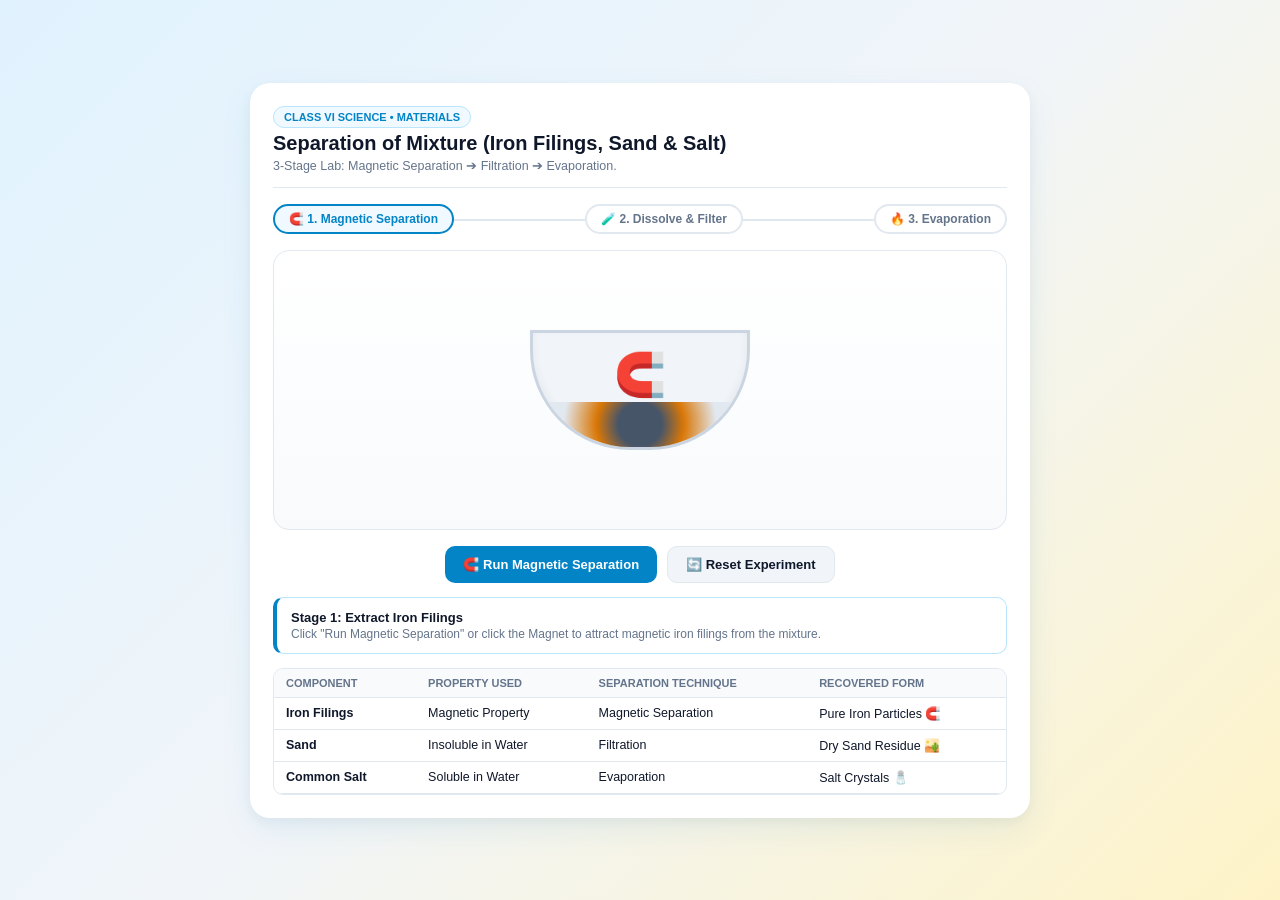
<file: activities/separation-of-mixture/index.html>
<!DOCTYPE html>
<html lang="en">
<head>
  <meta charset="UTF-8">
  <meta name="viewport" content="width=device-width, initial-scale=1.0, maximum-scale=1.0, user-scalable=no">
  <title>Class VI Science: Separation of Mixture (Iron, Sand, Salt)</title>
  <style>
    :root {
      --primary: #0284c7;
      --primary-light: #38bdf8;
      --primary-bg: #f0f9ff;
      --accent-copper: #d97706;
      --text-main: #0f172a;
      --text-muted: #64748b;
      --border-color: #e2e8f0;
      --card-shadow: 0 12px 32px rgba(2, 132, 199, 0.08), 0 4px 12px rgba(0, 0, 0, 0.04);
    }

    * {
      box-sizing: border-box;
      margin: 0;
      padding: 0;
      font-family: -apple-system, BlinkMacSystemFont, "Segoe UI", Roboto, Oxygen, Ubuntu, Cantarell, sans-serif;
    }

    body {
      background: linear-gradient(135deg, #e0f2fe 0%, #f1f5f9 50%, #fef3c7 100%);
      color: var(--text-main);
      min-height: 100vh;
      display: flex;
      justify-content: center;
      align-items: center;
      padding: 14px;
    }

    .lab-card {
      background: #ffffff;
      border-radius: 20px;
      box-shadow: var(--card-shadow);
      max-width: 780px;
      width: 100%;
      padding: 22px;
      margin: auto;
      border: 1px solid rgba(255, 255, 255, 0.8);
    }

    .header {
      padding-bottom: 14px;
      border-bottom: 1px solid var(--border-color);
    }

    .badge {
      display: inline-block;
      background: var(--primary-bg);
      color: var(--primary);
      font-size: 11px;
      font-weight: 700;
      text-transform: uppercase;
      padding: 4px 10px;
      border-radius: 20px;
      border: 1px solid #bae6fd;
    }

    h1 {
      font-size: 20px;
      font-weight: 800;
      margin-top: 4px;
    }

    .subtitle {
      font-size: 12.5px;
      color: var(--text-muted);
      margin-top: 3px;
    }

    /* Stepper Header */
    .stepper {
      display: flex;
      justify-content: space-between;
      margin: 16px 0;
      position: relative;
    }

    .stepper::before {
      content: '';
      position: absolute;
      top: 50%;
      left: 10%;
      right: 10%;
      height: 2px;
      background: var(--border-color);
      z-index: 1;
    }

    .step-item {
      position: relative;
      z-index: 2;
      background: #ffffff;
      padding: 6px 14px;
      border-radius: 20px;
      border: 2px solid var(--border-color);
      font-size: 12px;
      font-weight: 700;
      color: var(--text-muted);
      display: flex;
      align-items: center;
      gap: 6px;
    }

    .step-item.active {
      border-color: var(--primary);
      color: var(--primary);
      background: var(--primary-bg);
    }

    .step-item.completed {
      border-color: #22c55e;
      color: #15803d;
      background: #dcfce7;
    }

    .lab-stage {
      background: linear-gradient(180deg, #ffffff 0%, #f8fafc 100%);
      border: 1px solid var(--border-color);
      border-radius: 16px;
      padding: 20px;
      min-height: 280px;
      display: flex;
      flex-direction: column;
      align-items: center;
      justify-content: center;
      position: relative;
    }

    /* Interactive Flask / Dish Containers */
    .dish-container {
      width: 220px;
      height: 120px;
      background: #f1f5f9;
      border: 3px solid #cbd5e1;
      border-radius: 0 0 100px 100px;
      position: relative;
      overflow: hidden;
      display: flex;
      align-items: flex-end;
      justify-content: center;
      box-shadow: inset 0 -4px 10px rgba(0,0,0,0.05);
    }

    .mixture-particles {
      width: 100%;
      height: 45px;
      background: radial-gradient(circle, #475569 20%, #d97706 40%, #e2e8f0 70%);
      position: relative;
      transition: all 0.5s ease;
    }

    .magnet-tool {
      font-size: 42px;
      position: absolute;
      top: 20px;
      cursor: pointer;
      transition: all 0.4s ease;
      z-index: 10;
    }

    .magnet-tool.attracting {
      top: 90px;
    }

    .iron-filings-attached {
      position: absolute;
      bottom: -10px;
      left: 50%;
      transform: translateX(-50%);
      font-size: 16px;
      opacity: 0;
      transition: opacity 0.3s;
    }

    .magnet-tool.attracting .iron-filings-attached {
      opacity: 1;
    }

    .funnel-setup {
      display: flex;
      flex-direction: column;
      align-items: center;
      gap: 4px;
    }

    .funnel {
      width: 0;
      height: 0;
      border-left: 50px solid transparent;
      border-right: 50px solid transparent;
      border-top: 60px solid #94a3b8;
      position: relative;
    }

    .beaker {
      width: 120px;
      height: 100px;
      border: 3px solid #cbd5e1;
      border-top: none;
      border-radius: 0 0 12px 12px;
      background: rgba(224, 242, 254, 0.4);
      position: relative;
      overflow: hidden;
    }

    .beaker-liquid {
      position: absolute;
      bottom: 0;
      width: 100%;
      height: 0%;
      background: #0284c7;
      opacity: 0.7;
      transition: height 0.8s ease;
    }

    .flame {
      font-size: 32px;
      position: absolute;
      bottom: -10px;
      opacity: 0;
      animation: flicker 0.4s infinite alternate;
    }

    .flame.active {
      opacity: 1;
    }

    @keyframes flicker {
      0% { transform: scale(0.95); }
      100% { transform: scale(1.08); }
    }

    .action-controls {
      display: flex;
      gap: 10px;
      justify-content: center;
      margin-top: 16px;
      flex-wrap: wrap;
    }

    .btn {
      padding: 10px 18px;
      border-radius: 10px;
      font-size: 13px;
      font-weight: 700;
      border: none;
      cursor: pointer;
      display: inline-flex;
      align-items: center;
      gap: 6px;
    }

    .btn-primary {
      background: var(--primary);
      color: #ffffff;
    }

    .btn-primary:hover {
      background: #0369a1;
    }

    .btn-secondary {
      background: #f1f5f9;
      color: var(--text-main);
      border: 1px solid var(--border-color);
    }

    .status-card {
      background: #ffffff;
      border: 1px solid #bae6fd;
      border-left: 4px solid var(--primary);
      border-radius: 10px;
      padding: 12px 14px;
      margin-top: 14px;
    }

    .status-card h5 {
      font-size: 13px;
      font-weight: 700;
    }

    .status-card p {
      font-size: 12px;
      color: var(--text-muted);
      margin-top: 2px;
    }

    .table-container {
      margin-top: 14px;
      overflow-x: auto;
      border: 1px solid var(--border-color);
      border-radius: 10px;
    }

    table {
      width: 100%;
      border-collapse: collapse;
      font-size: 12.5px;
    }

    th, td {
      padding: 8px 12px;
      border-bottom: 1px solid var(--border-color);
      text-align: left;
    }

    th { background: #f8fafc; color: var(--text-muted); font-size: 11px; text-transform: uppercase; }
  </style>
</head>
<body>

  <div class="lab-card">
    <div class="header">
      <span class="badge">Class VI Science • Materials</span>
      <h1>Separation of Mixture (Iron Filings, Sand & Salt)</h1>
      <p class="subtitle">3-Stage Lab: Magnetic Separation ➔ Filtration ➔ Evaporation.</p>
    </div>

    <div class="stepper">
      <div class="step-item active" id="st-1">🧲 1. Magnetic Separation</div>
      <div class="step-item" id="st-2">🧪 2. Dissolve & Filter</div>
      <div class="step-item" id="st-3">🔥 3. Evaporation</div>
    </div>

    <div class="lab-stage" id="stage-area">
      <!-- Stage 1 Visual -->
      <div id="view-stage1" style="display: flex; flex-direction: column; align-items: center; position: relative;">
        <div class="magnet-tool" id="magnet" onclick="runMagnet()">🧲<span class="iron-filings-attached">🔩🔩🔩</span></div>
        <div class="dish-container">
          <div class="mixture-particles" id="particles"></div>
        </div>
      </div>

      <!-- Stage 2 Visual -->
      <div id="view-stage2" style="display: none; flex-direction: column; align-items: center;">
        <div class="funnel-setup">
          <div style="font-size: 24px;">🧪 Pouring Water + Mixture</div>
          <div class="funnel"></div>
          <div class="beaker">
            <div class="beaker-liquid" id="liquid-level"></div>
          </div>
        </div>
      </div>

      <!-- Stage 3 Visual -->
      <div id="view-stage3" style="display: none; flex-direction: column; align-items: center; position: relative;">
        <div class="beaker" style="height: 80px;">
          <div class="beaker-liquid" id="boil-liquid" style="height: 60%; background: #38bdf8;"></div>
          <div id="salt-crystals" style="position: absolute; bottom: 4px; left: 50%; transform: translateX(-50%); opacity: 0; font-size: 20px;">🧂🧂🧂</div>
        </div>
        <div class="flame" id="flame">🔥</div>
      </div>
    </div>

    <div class="action-controls">
      <button class="btn btn-primary" id="btn-action" onclick="handleStep()">🧲 Run Magnetic Separation</button>
      <button class="btn btn-secondary" onclick="resetLab()">🔄 Reset Experiment</button>
    </div>

    <div class="status-card">
      <h5 id="status-title">Stage 1: Extract Iron Filings</h5>
      <p id="status-desc">Click "Run Magnetic Separation" or click the Magnet to attract magnetic iron filings from the mixture.</p>
    </div>

    <div class="table-container">
      <table>
        <thead>
          <tr>
            <th>Component</th>
            <th>Property Used</th>
            <th>Separation Technique</th>
            <th>Recovered Form</th>
          </tr>
        </thead>
        <tbody>
          <tr>
            <td><strong>Iron Filings</strong></td>
            <td>Magnetic Property</td>
            <td>Magnetic Separation</td>
            <td>Pure Iron Particles 🧲</td>
          </tr>
          <tr>
            <td><strong>Sand</strong></td>
            <td>Insoluble in Water</td>
            <td>Filtration</td>
            <td>Dry Sand Residue 🏜️</td>
          </tr>
          <tr>
            <td><strong>Common Salt</strong></td>
            <td>Soluble in Water</td>
            <td>Evaporation</td>
            <td>Salt Crystals 🧂</td>
          </tr>
        </tbody>
      </table>
    </div>
  </div>

  <script>
    let step = 1;

    function handleStep() {
      if (step === 1) {
        runMagnet();
      } else if (step === 2) {
        runFiltration();
      } else if (step === 3) {
        runEvaporation();
      }
    }

    function runMagnet() {
      const magnet = document.getElementById('magnet');
      magnet.classList.add('attracting');
      document.getElementById('particles').style.background = '#d97706';

      setTimeout(() => {
        updateStatus('Stage 1 Complete: Iron Filings Removed!', 'Iron filings attracted by the magnet. Click "Proceed to Filtration".');
        document.getElementById('st-1').className = 'step-item completed';
        document.getElementById('st-2').className = 'step-item active';
        document.getElementById('btn-action').innerText = '🧪 Proceed to Dissolve & Filter';
        step = 2;
      }, 1000);
    }

    function runFiltration() {
      document.getElementById('view-stage1').style.display = 'none';
      document.getElementById('view-stage2').style.display = 'flex';
      
      setTimeout(() => {
        document.getElementById('liquid-level').style.height = '60%';
        updateStatus('Stage 2 Complete: Sand Filtered Out!', 'Sand remains on filter paper (residue). Salt solution passes into beaker (filtrate). Click "Start Evaporation".');
        document.getElementById('st-2').className = 'step-item completed';
        document.getElementById('st-3').className = 'step-item active';
        document.getElementById('btn-action').innerText = '🔥 Start Evaporation';
        step = 3;
      }, 800);
    }

    function runEvaporation() {
      document.getElementById('view-stage2').style.display = 'none';
      document.getElementById('view-stage3').style.display = 'flex';
      document.getElementById('flame').classList.add('active');

      setTimeout(() => {
        document.getElementById('boil-liquid').style.height = '0%';
        document.getElementById('salt-crystals').style.opacity = '1';
        document.getElementById('flame').classList.remove('active');
        document.getElementById('st-3').className = 'step-item completed';
        updateStatus('Separation Completed Successfully! 🎉', 'All water evaporated leaving white salt crystals in the dish! All 3 substances separated cleanly.');
        document.getElementById('btn-action').innerText = '✅ Mixture Fully Separated';
        document.getElementById('btn-action').disabled = true;
      }, 1500);
    }

    function resetLab() {
      step = 1;
      document.getElementById('view-stage1').style.display = 'flex';
      document.getElementById('view-stage2').style.display = 'none';
      document.getElementById('view-stage3').style.display = 'none';
      
      document.getElementById('magnet').classList.remove('attracting');
      document.getElementById('particles').style.background = 'radial-gradient(circle, #475569 20%, #d97706 40%, #e2e8f0 70%)';
      document.getElementById('liquid-level').style.height = '0%';
      document.getElementById('boil-liquid').style.height = '60%';
      document.getElementById('salt-crystals').style.opacity = '0';
      document.getElementById('flame').classList.remove('active');

      document.getElementById('st-1').className = 'step-item active';
      document.getElementById('st-2').className = 'step-item';
      document.getElementById('st-3').className = 'step-item';

      document.getElementById('btn-action').innerText = '🧲 Run Magnetic Separation';
      document.getElementById('btn-action').disabled = false;

      updateStatus('Stage 1: Extract Iron Filings', 'Click "Run Magnetic Separation" to attract magnetic iron filings.');
    }

    function updateStatus(title, desc) {
      document.getElementById('status-title').innerText = title;
      document.getElementById('status-desc').innerText = desc;
    }
  </script>
</body>
</html>
</file>
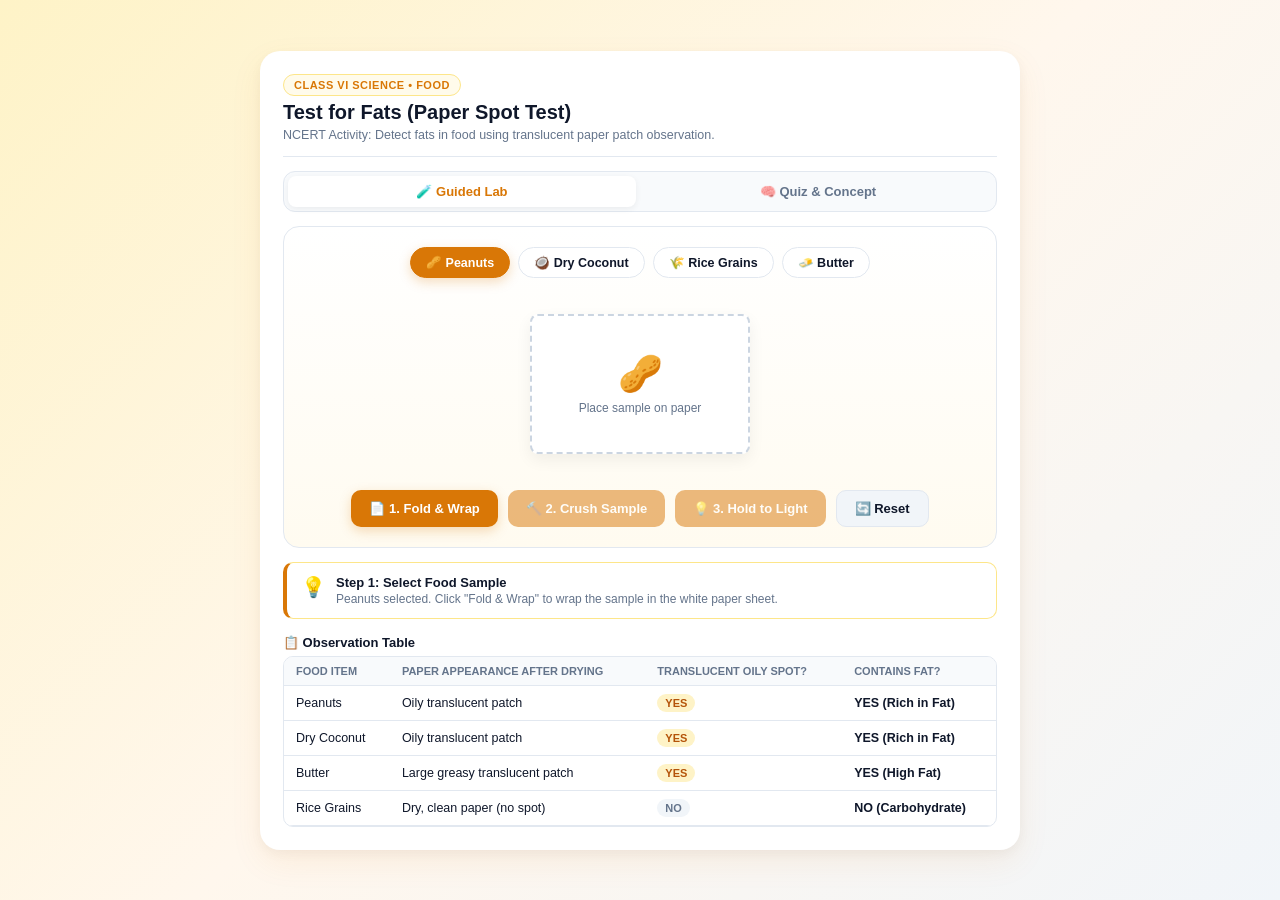
<file: activities/test-for-fats/index.html>
<!DOCTYPE html>
<html lang="en">
<head>
  <meta charset="UTF-8">
  <meta name="viewport" content="width=device-width, initial-scale=1.0, maximum-scale=1.0, user-scalable=no">
  <title>Class VI Science: Test for Fats (Paper Spot Test)</title>
  <style>
    :root {
      --primary: #d97706;
      --primary-light: #f59e0b;
      --primary-bg: #fffbeb;
      --accent: #b45309;
      --text-main: #0f172a;
      --text-muted: #64748b;
      --border-color: #e2e8f0;
      --card-shadow: 0 12px 32px rgba(217, 119, 6, 0.08), 0 4px 12px rgba(0, 0, 0, 0.04);
    }

    * {
      box-sizing: border-box;
      margin: 0;
      padding: 0;
      font-family: -apple-system, BlinkMacSystemFont, "Segoe UI", Roboto, Oxygen, Ubuntu, Cantarell, sans-serif;
      -webkit-tap-highlight-color: transparent;
    }

    body {
      background: linear-gradient(135deg, #fef3c7 0%, #fff7ed 50%, #f1f5f9 100%);
      color: var(--text-main);
      min-height: 100vh;
      display: flex;
      justify-content: center;
      align-items: center;
      padding: 14px;
    }

    .lab-card {
      background: #ffffff;
      border-radius: 20px;
      box-shadow: var(--card-shadow);
      max-width: 760px;
      width: 100%;
      padding: 22px;
      margin: auto;
      border: 1px solid rgba(255, 255, 255, 0.8);
    }

    .header {
      display: flex;
      justify-content: space-between;
      align-items: center;
      gap: 12px;
      padding-bottom: 14px;
      border-bottom: 1px solid var(--border-color);
    }

    .badge {
      display: inline-block;
      background: var(--primary-bg);
      color: var(--primary);
      font-size: 11px;
      font-weight: 700;
      text-transform: uppercase;
      letter-spacing: 0.5px;
      padding: 4px 10px;
      border-radius: 20px;
      border: 1px solid #fde68a;
    }

    h1 {
      font-size: 20px;
      font-weight: 800;
      color: var(--text-main);
      line-height: 1.25;
      margin-top: 4px;
    }

    .subtitle {
      font-size: 12.5px;
      color: var(--text-muted);
      margin-top: 3px;
    }

    .nav-tabs {
      display: flex;
      gap: 8px;
      margin: 14px 0;
      background: #f8fafc;
      padding: 4px;
      border-radius: 12px;
      border: 1px solid var(--border-color);
    }

    .tab-btn {
      flex: 1;
      padding: 8px 12px;
      border: none;
      background: transparent;
      border-radius: 8px;
      font-weight: 600;
      font-size: 13px;
      color: var(--text-muted);
      cursor: pointer;
      transition: all 0.2s ease;
    }

    .tab-btn.active {
      background: #ffffff;
      color: var(--primary);
      box-shadow: 0 2px 6px rgba(0,0,0,0.06);
    }

    .lab-stage {
      background: linear-gradient(180deg, #ffffff 0%, #fffbf0 100%);
      border: 1px solid var(--border-color);
      border-radius: 16px;
      padding: 20px 16px;
      position: relative;
      min-height: 320px;
      display: flex;
      flex-direction: column;
      justify-content: space-between;
    }

    .sample-selector {
      display: flex;
      justify-content: center;
      gap: 8px;
      flex-wrap: wrap;
      margin-bottom: 16px;
    }

    .sample-btn {
      background: #ffffff;
      border: 1px solid var(--border-color);
      border-radius: 20px;
      padding: 7px 15px;
      font-size: 12.5px;
      font-weight: 600;
      color: var(--text-main);
      cursor: pointer;
      display: flex;
      align-items: center;
      gap: 6px;
      transition: all 0.2s ease;
    }

    .sample-btn:hover {
      border-color: var(--primary-light);
    }

    .sample-btn.selected {
      background: var(--primary);
      color: #ffffff;
      border-color: var(--primary);
      box-shadow: 0 4px 12px rgba(217, 119, 6, 0.25);
    }

    /* Paper & Light Stage View */
    .experiment-area {
      display: flex;
      flex-direction: column;
      align-items: center;
      justify-content: center;
      min-height: 180px;
      position: relative;
    }

    .paper-sheet {
      width: 220px;
      height: 140px;
      background: #ffffff;
      border: 2px dashed #cbd5e1;
      border-radius: 8px;
      box-shadow: 0 6px 16px rgba(0,0,0,0.06);
      display: flex;
      flex-direction: column;
      align-items: center;
      justify-content: center;
      position: relative;
      transition: all 0.4s ease;
      overflow: hidden;
    }

    .paper-sheet.folded {
      width: 140px;
      height: 100px;
      border-style: solid;
      border-color: #f59e0b;
      background: #fffbeb;
    }

    .paper-sheet.backlight {
      background: rgba(254, 243, 199, 0.85);
      box-shadow: 0 0 35px rgba(245, 158, 11, 0.5), inset 0 0 15px rgba(251, 191, 36, 0.4);
    }

    .food-visual {
      font-size: 36px;
      margin-bottom: 6px;
      transition: transform 0.3s ease, opacity 0.3s ease;
    }

    .oily-patch {
      width: 60px;
      height: 60px;
      border-radius: 50%;
      background: radial-gradient(circle, rgba(251, 191, 36, 0.65) 0%, rgba(245, 158, 11, 0.25) 70%, transparent 100%);
      position: absolute;
      opacity: 0;
      transform: scale(0.5);
      transition: all 0.5s ease;
      filter: blur(2px);
    }

    .oily-patch.visible {
      opacity: 1;
      transform: scale(1);
    }

    .roller-tool {
      position: absolute;
      font-size: 32px;
      top: -30px;
      opacity: 0;
      transition: all 0.4s ease;
    }

    .roller-tool.crushing {
      opacity: 1;
      top: 40px;
      animation: crushMotion 0.8s ease-in-out infinite alternate;
    }

    @keyframes crushMotion {
      0% { transform: translateX(-30px) rotate(-10deg); }
      100% { transform: translateX(30px) rotate(10deg); }
    }

    .action-controls {
      display: flex;
      gap: 10px;
      justify-content: center;
      margin-top: 16px;
      flex-wrap: wrap;
    }

    .btn {
      padding: 10px 18px;
      border-radius: 10px;
      font-size: 13px;
      font-weight: 700;
      border: none;
      cursor: pointer;
      display: inline-flex;
      align-items: center;
      gap: 6px;
      transition: all 0.2s ease;
    }

    .btn-primary {
      background: var(--primary);
      color: #ffffff;
      box-shadow: 0 4px 12px rgba(217, 119, 6, 0.25);
    }

    .btn-primary:hover {
      background: var(--accent);
    }

    .btn-secondary {
      background: #f1f5f9;
      color: var(--text-main);
      border: 1px solid var(--border-color);
    }

    .btn-secondary:hover {
      background: #e2e8f0;
    }

    .btn:disabled {
      opacity: 0.5;
      cursor: not-allowed;
      box-shadow: none;
    }

    .status-card {
      background: #ffffff;
      border: 1px solid #fde68a;
      border-left: 4px solid var(--primary);
      border-radius: 10px;
      padding: 12px 14px;
      margin-top: 14px;
      display: flex;
      align-items: flex-start;
      gap: 10px;
    }

    .status-icon {
      font-size: 20px;
      flex-shrink: 0;
    }

    .status-text h5 {
      font-size: 13px;
      font-weight: 700;
      color: var(--text-main);
    }

    .status-text p {
      font-size: 12px;
      color: var(--text-muted);
      margin-top: 2px;
    }

    .log-section {
      margin-top: 16px;
      display: none;
    }

    .log-section.active {
      display: block;
    }

    .table-container {
      overflow-x: auto;
      border-radius: 10px;
      border: 1px solid var(--border-color);
    }

    table {
      width: 100%;
      border-collapse: collapse;
      font-size: 12.5px;
      text-align: left;
    }

    th {
      background: #f8fafc;
      color: var(--text-muted);
      font-weight: 700;
      padding: 8px 12px;
      border-bottom: 1px solid var(--border-color);
      text-transform: uppercase;
      font-size: 11px;
    }

    td {
      padding: 10px 12px;
      border-bottom: 1px solid var(--border-color);
      color: var(--text-main);
    }

    .tag-fat {
      background: #fef3c7;
      color: #b45309;
      padding: 3px 8px;
      border-radius: 12px;
      font-weight: 700;
      font-size: 11px;
    }

    .tag-no-fat {
      background: #f1f5f9;
      color: #64748b;
      padding: 3px 8px;
      border-radius: 12px;
      font-weight: 700;
      font-size: 11px;
    }

    .quiz-card {
      background: #fffdf5;
      border: 1px solid #fde68a;
      border-radius: 14px;
      padding: 16px;
      margin-top: 16px;
      display: none;
    }

    .quiz-card.active {
      display: block;
    }

    .quiz-title {
      font-size: 14px;
      font-weight: 800;
      color: var(--primary);
      margin-bottom: 10px;
    }

    .option-btn {
      display: block;
      width: 100%;
      text-align: left;
      padding: 10px 12px;
      margin: 6px 0;
      background: #ffffff;
      border: 1px solid var(--border-color);
      border-radius: 8px;
      font-size: 12.5px;
      cursor: pointer;
      transition: all 0.2s;
    }

    .option-btn:hover {
      border-color: var(--primary-light);
      background: var(--primary-bg);
    }

    .option-btn.correct {
      background: #dcfce7;
      border-color: #22c55e;
      color: #15803d;
      font-weight: 700;
    }

    .option-btn.incorrect {
      background: #fee2e2;
      border-color: #ef4444;
      color: #b91c1c;
    }
  </style>
</head>
<body>

  <div class="lab-card">
    <div class="header">
      <div>
        <span class="badge">Class VI Science • Food</span>
        <h1>Test for Fats (Paper Spot Test)</h1>
        <p class="subtitle">NCERT Activity: Detect fats in food using translucent paper patch observation.</p>
      </div>
    </div>

    <div class="nav-tabs">
      <button class="tab-btn active" id="tab-guided" onclick="switchTab('guided')">🧪 Guided Lab</button>
      <button class="tab-btn" id="tab-quiz" onclick="switchTab('quiz')">🧠 Quiz & Concept</button>
    </div>

    <div class="lab-stage">
      <div class="sample-selector">
        <button class="sample-btn selected" id="btn-peanuts" onclick="selectSample('peanuts')">🥜 Peanuts</button>
        <button class="sample-btn" id="btn-coconut" onclick="selectSample('coconut')">🥥 Dry Coconut</button>
        <button class="sample-btn" id="btn-rice" onclick="selectSample('rice')">🌾 Rice Grains</button>
        <button class="sample-btn" id="btn-butter" onclick="selectSample('butter')">🧈 Butter</button>
      </div>

      <div class="experiment-area">
        <div class="roller-tool" id="roller">🪵</div>
        <div class="paper-sheet" id="paper">
          <div class="food-visual" id="food-emoji">🥜</div>
          <div style="font-size: 12px; color: var(--text-muted);" id="paper-label">Place sample on paper</div>
          <div class="oily-patch" id="patch"></div>
        </div>
      </div>

      <div class="action-controls">
        <button class="btn btn-primary" id="btn-fold" onclick="foldPaper()">📄 1. Fold & Wrap</button>
        <button class="btn btn-primary" id="btn-crush" onclick="crushSample()" disabled>🔨 2. Crush Sample</button>
        <button class="btn btn-primary" id="btn-light" onclick="checkLight()" disabled>💡 3. Hold to Light</button>
        <button class="btn btn-secondary" onclick="resetLab()">🔄 Reset</button>
      </div>
    </div>

    <div class="status-card" id="status-card">
      <div class="status-icon" id="status-icon">💡</div>
      <div class="status-text">
        <h5 id="status-title">Step 1: Select Food Sample</h5>
        <p id="status-desc">Peanuts selected. Click "Fold & Wrap" to wrap the sample in the white paper sheet.</p>
      </div>
    </div>

    <div class="log-section active" id="log-section">
      <div style="margin: 12px 0 6px 0; font-weight: 700; font-size: 13px; color: var(--text-main);">
        📋 Observation Table
      </div>
      <div class="table-container">
        <table>
          <thead>
            <tr>
              <th>Food Item</th>
              <th>Paper Appearance after Drying</th>
              <th>Translucent Oily Spot?</th>
              <th>Contains Fat?</th>
            </tr>
          </thead>
          <tbody>
            <tr>
              <td>Peanuts</td>
              <td>Oily translucent patch</td>
              <td><span class="tag-fat">YES</span></td>
              <td><strong>YES (Rich in Fat)</strong></td>
            </tr>
            <tr>
              <td>Dry Coconut</td>
              <td>Oily translucent patch</td>
              <td><span class="tag-fat">YES</span></td>
              <td><strong>YES (Rich in Fat)</strong></td>
            </tr>
            <tr>
              <td>Butter</td>
              <td>Large greasy translucent patch</td>
              <td><span class="tag-fat">YES</span></td>
              <td><strong>YES (High Fat)</strong></td>
            </tr>
            <tr>
              <td>Rice Grains</td>
              <td>Dry, clean paper (no spot)</td>
              <td><span class="tag-no-fat">NO</span></td>
              <td><strong>NO (Carbohydrate)</strong></td>
            </tr>
          </tbody>
        </table>
      </div>
    </div>

    <div class="quiz-card" id="quiz-section">
      <div class="quiz-title">🧠 Test Your Understanding</div>
      <p style="font-size: 13px; margin-bottom: 12px;">
        Q: Why do we let the paper dry for a few minutes before confirming the presence of fat?
      </p>
      <div>
        <button class="option-btn" onclick="checkQuiz(this, false)">A) To cool down the food sample</button>
        <button class="option-btn" onclick="checkQuiz(this, true)">B) To allow any water drops to evaporate so they aren't mistaken for oil</button>
        <button class="option-btn" onclick="checkQuiz(this, false)">C) To change the color of the paper</button>
      </div>
    </div>

  </div>

  <script>
    const samples = {
      peanuts: { name: 'Peanuts', emoji: '🥜', hasFat: true },
      coconut: { name: 'Dry Coconut', emoji: '🥥', hasFat: true },
      rice: { name: 'Rice Grains', emoji: '🌾', hasFat: false },
      butter: { name: 'Butter', emoji: '🧈', hasFat: true }
    };

    let state = {
      currentSample: 'peanuts',
      step: 0
    };

    function selectSample(key) {
      state.currentSample = key;
      document.querySelectorAll('.sample-btn').forEach(b => b.classList.remove('selected'));
      document.getElementById(`btn-${key}`).classList.add('selected');
      resetLab();
    }

    function switchTab(tab) {
      document.querySelectorAll('.tab-btn').forEach(b => b.classList.remove('active'));
      document.getElementById(`tab-${tab}`).classList.add('active');
      document.getElementById('quiz-section').classList.toggle('active', tab === 'quiz');
      document.getElementById('log-section').classList.toggle('active', tab === 'guided');
    }

    function foldPaper() {
      state.step = 1;
      const paper = document.getElementById('paper');
      paper.classList.add('folded');
      document.getElementById('paper-label').innerText = 'Paper folded over sample';
      document.getElementById('btn-fold').disabled = true;
      document.getElementById('btn-crush').disabled = false;
      updateStatus('Step 2: Crush Sample', 'Now crush the food sample inside the paper without tearing it.');
    }

    function crushSample() {
      state.step = 2;
      const roller = document.getElementById('roller');
      roller.classList.add('crushing');
      
      setTimeout(() => {
        roller.classList.remove('crushing');
        document.getElementById('btn-crush').disabled = true;
        document.getElementById('btn-light').disabled = false;
        document.getElementById('paper').classList.remove('folded');
        document.getElementById('food-emoji').style.opacity = '0.3';
        document.getElementById('paper-label').innerText = 'Paper unfolded after crushing';
        updateStatus('Step 3: Check Light Transmission', 'Unfold paper and hold it up to a light source.');
      }, 1200);
    }

    function checkLight() {
      state.step = 3;
      const paper = document.getElementById('paper');
      const patch = document.getElementById('patch');
      const sample = samples[state.currentSample];

      paper.classList.add('backlight');
      document.getElementById('btn-light').disabled = true;

      if (sample.hasFat) {
        patch.classList.add('visible');
        updateStatus('Observation: Translucent Spot Detected!', `An oily patch appeared on the paper! This confirms ${sample.name} contains FAT.`);
      } else {
        updateStatus('Observation: No Oily Spot', `The paper remains clean and dry. ${sample.name} does NOT contain fat.`);
      }
    }

    function resetLab() {
      state.step = 0;
      const paper = document.getElementById('paper');
      const patch = document.getElementById('patch');
      const foodEmoji = document.getElementById('food-emoji');
      
      paper.className = 'paper-sheet';
      patch.className = 'oily-patch';
      foodEmoji.innerText = samples[state.currentSample].emoji;
      foodEmoji.style.opacity = '1';
      
      document.getElementById('paper-label').innerText = 'Place sample on paper';
      document.getElementById('btn-fold').disabled = false;
      document.getElementById('btn-crush').disabled = true;
      document.getElementById('btn-light').disabled = true;

      updateStatus('Step 1: Select Food Sample', `${samples[state.currentSample].name} loaded. Click "Fold & Wrap" to begin.`);
    }

    function updateStatus(title, desc) {
      document.getElementById('status-title').innerText = title;
      document.getElementById('status-desc').innerText = desc;
    }

    function checkQuiz(btn, isCorrect) {
      const parent = btn.parentElement;
      parent.querySelectorAll('.option-btn').forEach(b => b.classList.remove('correct', 'incorrect'));
      if (isCorrect) {
        btn.classList.add('correct');
      } else {
        btn.classList.add('incorrect');
      }
    }
  </script>
</body>
</html>
</file>
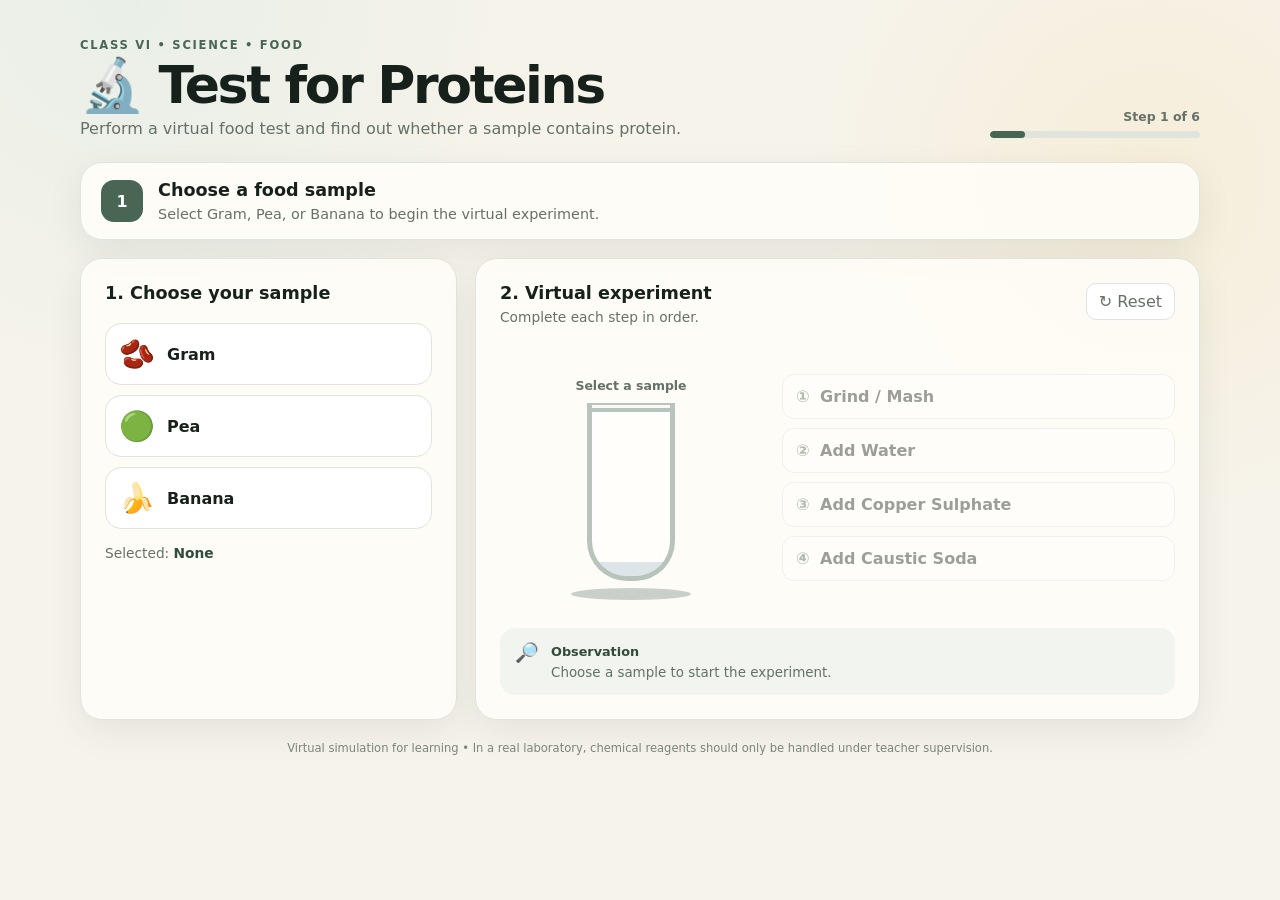
<file: activities/test-for-proteins/index.html>
<!DOCTYPE html>
<html lang="en">
<head>
  <meta charset="UTF-8">
  <meta name="viewport" content="width=device-width, initial-scale=1.0">
  <title>Test for Proteins - Class VI</title>
  <link rel="stylesheet" href="style.css">
</head>
<body>
  <main class="app">
    <header class="hero">
      <div>
        <p class="eyebrow">CLASS VI • SCIENCE • FOOD</p>
        <h1>🔬 Test for Proteins</h1>
        <p class="subtitle">Perform a virtual food test and find out whether a sample contains protein.</p>
      </div>
      <div class="progress-wrap">
        <span id="progressText">Step 1 of 6</span>
        <div class="progress"><div id="progressBar"></div></div>
      </div>
    </header>

    <section class="card instructions">
      <div class="step-badge" id="stepBadge">1</div>
      <div>
        <h2 id="instructionTitle">Choose a food sample</h2>
        <p id="instructionText">Select Gram, Pea, or Banana to begin the virtual experiment.</p>
      </div>
    </section>

    <section class="workspace">
      <div class="card samples-card">
        <h2>1. Choose your sample</h2>
        <div class="sample-grid">
          <button class="sample" data-sample="Gram">
            <span class="food-icon">🫘</span>
            <span>Gram</span>
          </button>
          <button class="sample" data-sample="Pea">
            <span class="food-icon">🟢</span>
            <span>Pea</span>
          </button>
          <button class="sample" data-sample="Banana">
            <span class="food-icon">🍌</span>
            <span>Banana</span>
          </button>
        </div>
        <p class="selected-text">Selected: <strong id="selectedSample">None</strong></p>
      </div>

      <div class="card experiment-card">
        <div class="experiment-head">
          <div>
            <h2>2. Virtual experiment</h2>
            <p>Complete each step in order.</p>
          </div>
          <button id="resetBtn" class="ghost-btn">↻ Reset</button>
        </div>

        <div class="lab-area">
          <div class="tube-stage">
            <div class="tube-label" id="tubeLabel">Select a sample</div>
            <div class="test-tube" id="testTube">
              <div class="tube-rim"></div>
              <div class="liquid" id="liquid"></div>
              <div class="sample-inside" id="sampleInside"></div>
              <div class="bubbles" id="bubbles"></div>
            </div>
            <div class="tube-base"></div>
          </div>

          <div class="controls">
            <button class="action-btn" id="grindBtn" disabled>
              <span>①</span> Grind / Mash
            </button>
            <button class="action-btn" id="waterBtn" disabled>
              <span>②</span> Add Water
            </button>
            <button class="action-btn" id="copperBtn" disabled>
              <span>③</span> Add Copper Sulphate
            </button>
            <button class="action-btn" id="causticBtn" disabled>
              <span>④</span> Add Caustic Soda
            </button>
          </div>
        </div>

        <div class="observation" id="observation">
          <span>🔎</span>
          <div>
            <strong>Observation</strong>
            <p id="observationText">Choose a sample to start the experiment.</p>
          </div>
        </div>
      </div>
    </section>

    <section class="card result-card hidden" id="resultCard">
      <div class="result-icon" id="resultIcon">🧪</div>
      <div class="result-content">
        <p class="eyebrow">FINAL OBSERVATION</p>
        <h2 id="resultTitle">Result</h2>
        <p id="resultDescription"></p>
        <div class="answer-question">
          <h3>Does this food sample contain protein?</h3>
          <div class="answer-buttons">
            <button id="yesBtn" class="answer yes">Yes, it contains protein</button>
            <button id="noBtn" class="answer no">No, it does not</button>
          </div>
          <p id="answerFeedback" class="feedback"></p>
        </div>
      </div>
    </section>

    <section class="card comparison hidden" id="comparisonCard">
      <h2>📋 Your test results</h2>
      <p>Test another sample to compare your observations.</p>
      <div id="resultsTable"></div>
      <button id="quizBtn" class="primary-btn">Take the Quick Quiz →</button>
    </section>

    <section class="card quiz hidden" id="quizCard">
      <div class="quiz-top">
        <div>
          <p class="eyebrow">KNOWLEDGE CHECK</p>
          <h2>Quick Quiz</h2>
        </div>
        <span id="quizCounter">Question 1 of 4</span>
      </div>
      <div id="quizContent"></div>
    </section>

    <section class="card completion hidden" id="completionCard">
      <div class="completion-icon">🎉</div>
      <h2>Experiment complete!</h2>
      <p id="scoreText"></p>
      <button id="restartBtn" class="primary-btn">↻ Try Again</button>
    </section>

    <footer>
      <p>Virtual simulation for learning • In a real laboratory, chemical reagents should only be handled under teacher supervision.</p>
    </footer>
  </main>

  <div class="toast" id="toast"></div>
  <script src="script.js"></script>
</body>
</html>
</file>
<file: activities/average-speed/style.css>
*{box-sizing:border-box}body{margin:0;font-family:Inter,system-ui,-apple-system,BlinkMacSystemFont,"Segoe UI",sans-serif;background:#f5f7fb;color:#172033;line-height:1.5}.hero{background:linear-gradient(135deg,#173b7a,#315ca8);color:white;padding:34px 20px}.hero-inner{max-width:1100px;margin:auto;display:flex;justify-content:space-between;gap:30px;align-items:center}.eyebrow{font-size:12px;letter-spacing:1.5px;font-weight:800;opacity:.8}.hero h1{font-size:clamp(32px,5vw,52px);margin:4px 0}.subtitle{font-size:17px;opacity:.9}.progress-box{min-width:220px;background:rgba(255,255,255,.12);padding:16px;border-radius:16px}.progress-box span{font-size:12px}.progress-box strong{display:block;margin:3px 0 9px}.progress-track{height:8px;background:rgba(255,255,255,.25);border-radius:20px;overflow:hidden}.progress-track div{height:100%;width:0;background:#fff;border-radius:20px;transition:.3s}main{max-width:1100px;margin:28px auto;padding:0 20px}.concept-card{display:flex;gap:16px;align-items:center;background:white;border:1px solid #e1e6ef;border-radius:18px;padding:20px;box-shadow:0 8px 25px rgba(20,35,65,.05)}.concept-icon{font-size:40px}.concept-card h2{margin:0 0 4px}.concept-card p{margin:3px 0}.muted{color:#68758b}.tabs{display:flex;gap:8px;overflow:auto;margin:25px 0;padding-bottom:4px}.tab{white-space:nowrap;border:1px solid #d5dce8;background:white;border-radius:12px;padding:11px 15px;cursor:pointer;font-weight:700;color:#4d5b71}.tab.active{background:#173b7a;color:#fff;border-color:#173b7a}.activity{display:none;background:white;border:1px solid #e1e6ef;border-radius:20px;padding:28px;box-shadow:0 8px 25px rgba(20,35,65,.05)}.activity.active{display:block}.section-heading h2{margin:5px 0;font-size:28px}.section-heading p{color:#68758b;margin-top:3px}.badge{display:inline-block;background:#e9efff;color:#244f9d;font-size:12px;font-weight:800;padding:5px 9px;border-radius:20px}.two-col{display:grid;grid-template-columns:1fr 1fr;gap:25px;align-items:stretch}.panel,.speed-display,.answer-panel,.mistake-card,.explain-box,.challenge-controls,.track-card{background:#f7f9fc;border:1px solid #e0e6ef;border-radius:16px;padding:22px}.controls label,.challenge-controls label{display:block;font-weight:700;margin-bottom:24px}.controls output{float:right;background:#e7edf8;padding:2px 8px;border-radius:8px}.controls input,.challenge-controls input{width:100%;margin-top:12px;accent-color:#315ca8}.secondary,.complete,#checkCalc,#challengeCheck,.checkExplanation{border:0;border-radius:10px;padding:11px 15px;cursor:pointer;font-weight:700}.secondary{background:#e8edf5;color:#20304a}.speed-display{text-align:center;display:flex;flex-direction:column;justify-content:center}.speed-number{font-size:54px;font-weight:850;color:#173b7a}.speed-number small,.challenge-speed small{font-size:18px}.meter{height:18px;background:#e0e6ef;border-radius:20px;overflow:hidden}.meter div{height:100%;width:30%;background:#315ca8;border-radius:20px;transition:.25s}.speed-display p{color:#68758b}.journey-card{display:flex;align-items:center;justify-content:center;gap:10px;margin:25px 0}.journey-stop{text-align:center}.journey-stop span{font-size:34px;display:block}.journey-stop small{color:#7a8598}.journey-line{height:5px;background:#b9c6dc;flex:1;max-width:180px;position:relative}.journey-line span{position:absolute;top:-28px;left:50%;transform:translateX(-50%);font-size:13px;font-weight:800;color:#315ca8}.formula-hint{background:#edf3ff;padding:12px;border-radius:10px;color:#294a80;margin:12px 0}.answer-row{display:flex;align-items:center;gap:8px}.answer-row input{width:180px;padding:12px;border:1px solid #bcc7d8;border-radius:9px;font-size:16px}.answer-row button,#challengeCheck,.checkExplanation{background:#173b7a;color:#fff}.feedback{font-weight:700;min-height:24px}.runner-grid{display:grid;grid-template-columns:repeat(3,1fr);gap:15px}.runner{text-align:center;border:1px solid #dfe5ee;border-radius:15px;padding:20px}.avatar{font-size:48px}.runner h3{margin:5px}.runner button{padding:9px 12px;border:1px solid #bdc8d8;background:white;border-radius:9px;cursor:pointer}.runner button:hover{background:#eef3fc}.result-box{margin:20px 0;padding:15px;border-radius:12px;background:#f2f5f9;color:#405069}.complete{background:#21845a;color:white;margin-top:12px}.mistake-card .problem{font-size:20px}.student-work{background:#172033;color:white;border-radius:10px;padding:15px;margin:15px 0}.student-work code{display:block;margin-top:8px;white-space:normal}.detective-options{display:grid;gap:9px}.detect{padding:12px;text-align:left;border:1px solid #ccd5e3;background:white;border-radius:9px;cursor:pointer}.detect:hover{background:#f2f6fd}.explain-box{margin-top:18px}.explain-box label{display:block;font-weight:700;margin-bottom:8px}.explain-box textarea{width:100%;border:1px solid #c4cfdf;border-radius:9px;padding:12px;font:inherit;resize:vertical}.challenge-layout{display:grid;grid-template-columns:1.3fr .7fr;gap:20px}.track{height:80px;background:repeating-linear-gradient(90deg,#dbe3ef 0,#dbe3ef 12px,#f8fafc 12px,#f8fafc 24px);border:4px solid #9eabc0;border-radius:50px;position:relative}.runner-dot{position:absolute;font-size:36px;left:0;top:18px;transition:.5s}.track-labels{display:flex;justify-content:space-between;color:#68758b;font-size:13px;margin-top:7px}.challenge-speed{text-align:center;font-size:45px;font-weight:850;color:#173b7a;margin:20px 0}.final-score{margin-top:20px;padding:20px;background:#eaf7f0;border:1px solid #b8e0c9;border-radius:14px;font-weight:700}.hidden{display:none}.teacher-note{display:flex;gap:15px;margin:25px 0;padding:20px;background:#fff9e8;border:1px solid #eadba7;border-radius:16px}.teacher-note>div:first-child{font-size:30px}.teacher-note h3{margin:0}.teacher-note p{margin:4px 0;color:#5f5a43}footer{text-align:center;color:#778297;padding:25px}button:focus,input:focus,textarea:focus{outline:3px solid rgba(49,92,168,.2)}@media(max-width:750px){.hero-inner,.two-col,.challenge-layout{display:block}.progress-box{margin-top:20px}.runner-grid{grid-template-columns:1fr}.journey-card{flex-wrap:wrap}.journey-line{min-width:80px}.activity{padding:20px}.speed-display{margin-top:15px}}
</file>
<file: activities/measurement-of-angles/style.css>
* { box-sizing: border-box; }

:root {
  --ink: #202124;
  --muted: #666;
  --paper: #f7f4ee;
  --card: #fffdf8;
  --accent: #315c4d;
  --accent-light: #e4eee9;
  --line: #ddd6ca;
  --good: #2f6b43;
  --bad: #a13b32;
}

body {
  margin: 0;
  font-family: Arial, Helvetica, sans-serif;
  color: var(--ink);
  background: var(--paper);
}

.hero {
  padding: 48px 7%;
  display: flex;
  justify-content: space-between;
  gap: 24px;
  align-items: center;
  background: #ebe5d9;
}

.eyebrow, .section-tag {
  text-transform: uppercase;
  letter-spacing: .12em;
  font-size: 12px;
  font-weight: 700;
  color: var(--accent);
}

h1 { margin: 6px 0 8px; font-size: clamp(34px, 6vw, 58px); }
h2 { margin: 8px 0; font-size: 27px; }
p { line-height: 1.55; color: var(--muted); }

.score-pill {
  background: var(--card);
  border: 1px solid var(--line);
  border-radius: 999px;
  padding: 12px 18px;
  white-space: nowrap;
  font-weight: 700;
}

.container {
  max-width: 980px;
  margin: 36px auto;
  padding: 0 20px;
  display: grid;
  gap: 24px;
}

.card {
  background: var(--card);
  border: 1px solid var(--line);
  border-radius: 20px;
  padding: 28px;
}

.angle-stage, .quiz-visual {
  margin: 22px 0;
  border-radius: 16px;
  background: #f0ece3;
  padding: 8px;
}

svg { width: 100%; display: block; }

#angleSvg { max-height: 390px; }
#arm1, #arm2, #quizArm1, #quizArm2 { stroke: var(--accent); stroke-width: 6; stroke-linecap: round; }
#vertex, #handle, .quiz-visual circle { fill: var(--accent); }
#handle { cursor: grab; }
#handle:focus { outline: none; stroke: #111; stroke-width: 3; }
.arc { fill: none; stroke: #9b8c75; stroke-width: 2; stroke-dasharray: 4 5; }
.tick { stroke: #8b8172; stroke-width: 1; }
#angleText, #quizDegrees { font-size: 22px; font-weight: 700; fill: var(--accent); }

.controls { display: grid; gap: 12px; }
input[type="range"] { width: 100%; accent-color: var(--accent); }

.angle-buttons {
  display: flex;
  flex-wrap: wrap;
  gap: 8px;
}

button {
  min-height: 44px;
  border: 1px solid var(--line);
  background: #fff;
  color: var(--ink);
  border-radius: 10px;
  padding: 9px 15px;
  cursor: pointer;
  font-weight: 600;
}

button:hover { border-color: var(--accent); }
button:focus-visible { outline: 3px solid #a8c4b8; outline-offset: 2px; }

.classification {
  margin-top: 18px;
  padding: 16px;
  border-radius: 12px;
  background: var(--accent-light);
  display: flex;
  gap: 10px;
  flex-wrap: wrap;
}

.classification span { color: var(--muted); }

.answer-grid {
  display: grid;
  grid-template-columns: repeat(5, 1fr);
  gap: 10px;
  margin: 18px 0;
}

.answer.correct, .timed-answer.correct {
  border-color: var(--good);
  background: #e8f2e9;
}

.answer.wrong, .timed-answer.wrong {
  border-color: var(--bad);
  background: #f8e9e6;
}

.feedback { min-height: 26px; font-weight: 700; }
.feedback.good { color: var(--good); }
.feedback.bad { color: var(--bad); }

.primary {
  background: var(--accent);
  color: white;
  border-color: var(--accent);
}

.timer-row {
  display: flex;
  align-items: center;
  gap: 20px;
  margin-top: 20px;
}

.timer {
  min-width: 82px;
  text-align: center;
  border: 1px solid var(--line);
  border-radius: 14px;
  padding: 15px;
  font-size: 26px;
  font-weight: 800;
}

.timed-question {
  margin: 20px 0 10px;
  font-size: 25px;
  font-weight: 700;
  text-align: center;
  padding: 24px;
  border-radius: 14px;
  background: #f0ece3;
}

.compact { margin-top: 12px; }

footer {
  text-align: center;
  padding: 20px;
  font-size: 13px;
}

@media (max-width: 680px) {
  .hero { padding: 34px 20px; align-items: flex-start; flex-direction: column; }
  .card { padding: 20px; }
  .answer-grid { grid-template-columns: repeat(2, 1fr); }
  .answer-grid .answer:last-child,
  .answer-grid .timed-answer:last-child { grid-column: 1 / -1; }
}
</file>
<file: activities/test-for-proteins/style.css>
* {
  box-sizing: border-box;
}

:root {
  --ink: #17211b;
  --muted: #657168;
  --cream: #f6f3ea;
  --card: #fffdf8;
  --green: #486653;
  --green-dark: #314b3b;
  --green-soft: #e6eee7;
  --yellow: #f2c96b;
  --border: #dfe4dc;
  --violet: #8d5ba7;
  --violet-light: #e8d9ed;
  --shadow: 0 12px 35px rgba(44, 57, 47, 0.08);
}

body {
  margin: 0;
  min-height: 100vh;
  background:
    radial-gradient(circle at 10% 0%, rgba(230, 238, 231, .8), transparent 28%),
    radial-gradient(circle at 90% 20%, rgba(242, 201, 107, .13), transparent 25%),
    var(--cream);
  color: var(--ink);
  font-family: Inter, ui-sans-serif, system-ui, -apple-system, BlinkMacSystemFont, "Segoe UI", sans-serif;
}

button {
  font: inherit;
}

.app {
  width: min(1120px, calc(100% - 32px));
  margin: 0 auto;
  padding: 38px 0 28px;
}

.hero {
  display: flex;
  justify-content: space-between;
  gap: 30px;
  align-items: end;
  margin-bottom: 24px;
}

.eyebrow {
  margin: 0 0 7px;
  font-size: .72rem;
  letter-spacing: .15em;
  font-weight: 800;
  color: var(--green);
}

h1, h2, h3, p {
  margin-top: 0;
}

h1 {
  margin-bottom: 8px;
  font-size: clamp(2rem, 5vw, 3.25rem);
  letter-spacing: -.045em;
  line-height: 1;
}

.subtitle {
  color: var(--muted);
  max-width: 650px;
  margin-bottom: 0;
}

.progress-wrap {
  width: 210px;
  flex: 0 0 auto;
}

.progress-wrap span {
  display: block;
  text-align: right;
  font-size: .78rem;
  font-weight: 700;
  color: var(--muted);
  margin-bottom: 7px;
}

.progress {
  height: 7px;
  border-radius: 99px;
  background: #dfe4dc;
  overflow: hidden;
}

.progress div {
  width: 16.66%;
  height: 100%;
  background: var(--green);
  border-radius: inherit;
  transition: width .35s ease;
}

.card {
  background: rgba(255, 253, 248, .9);
  border: 1px solid var(--border);
  border-radius: 22px;
  box-shadow: var(--shadow);
}

.instructions {
  display: flex;
  align-items: center;
  gap: 15px;
  padding: 17px 20px;
  margin-bottom: 18px;
}

.step-badge {
  width: 42px;
  height: 42px;
  display: grid;
  place-items: center;
  border-radius: 13px;
  background: var(--green);
  color: white;
  font-weight: 800;
  flex: 0 0 auto;
}

.instructions h2 {
  margin-bottom: 3px;
  font-size: 1.05rem;
}

.instructions p {
  margin: 0;
  color: var(--muted);
  font-size: .9rem;
}

.workspace {
  display: grid;
  grid-template-columns: .78fr 1.5fr;
  gap: 18px;
}

.samples-card, .experiment-card {
  padding: 24px;
}

.card h2 {
  font-size: 1.1rem;
  margin-bottom: 6px;
}

.sample-grid {
  display: grid;
  grid-template-columns: 1fr;
  gap: 10px;
  margin: 20px 0 16px;
}

.sample {
  border: 1px solid var(--border);
  background: #fff;
  border-radius: 16px;
  padding: 13px;
  display: flex;
  align-items: center;
  gap: 12px;
  cursor: pointer;
  transition: transform .18s, border-color .18s, box-shadow .18s, background .18s;
  color: var(--ink);
  font-weight: 750;
  text-align: left;
}

.sample:hover {
  transform: translateY(-2px);
  box-shadow: 0 7px 18px rgba(44, 57, 47, .08);
}

.sample.selected {
  border-color: var(--green);
  background: var(--green-soft);
  box-shadow: 0 0 0 3px rgba(72, 102, 83, .1);
}

.food-icon {
  font-size: 1.8rem;
}

.selected-text {
  color: var(--muted);
  font-size: .86rem;
  margin-bottom: 0;
}

.selected-text strong {
  color: var(--green-dark);
}

.experiment-head {
  display: flex;
  justify-content: space-between;
  align-items: start;
  gap: 15px;
}

.experiment-head p {
  color: var(--muted);
  font-size: .86rem;
  margin-bottom: 0;
}

.ghost-btn {
  border: 1px solid var(--border);
  background: white;
  border-radius: 10px;
  padding: 8px 12px;
  cursor: pointer;
  color: var(--muted);
}

.lab-area {
  min-height: 285px;
  display: grid;
  grid-template-columns: .8fr 1.2fr;
  gap: 20px;
  align-items: center;
  margin-top: 10px;
}

.tube-stage {
  height: 245px;
  position: relative;
  display: flex;
  flex-direction: column;
  align-items: center;
  justify-content: end;
}

.tube-label {
  font-size: .78rem;
  font-weight: 800;
  color: var(--muted);
  margin-bottom: 10px;
  text-align: center;
}

.test-tube {
  position: relative;
  width: 88px;
  height: 178px;
  border: 5px solid #b8c4bb;
  border-top: 0;
  border-radius: 0 0 40px 40px;
  overflow: hidden;
  background: rgba(255,255,255,.45);
  box-shadow: inset 6px 0 12px rgba(255,255,255,.7);
}

.tube-rim {
  position: absolute;
  z-index: 5;
  top: -2px;
  left: -7px;
  width: 90px;
  height: 11px;
  border: 4px solid #b8c4bb;
  border-radius: 8px;
  background: #f8faf8;
}

.liquid {
  position: absolute;
  left: 0;
  right: 0;
  bottom: 0;
  height: 8%;
  background: rgba(194, 210, 220, .55);
  transition: height .6s ease, background .7s ease;
}

.liquid.violet {
  background: linear-gradient(180deg, #a66bbb, #805096);
  box-shadow: 0 0 18px rgba(141, 91, 167, .25);
}

.sample-inside {
  position: absolute;
  z-index: 2;
  bottom: 18px;
  left: 50%;
  transform: translateX(-50%);
  width: 42px;
  height: 20px;
  border-radius: 50%;
  opacity: 0;
  transition: opacity .4s, transform .4s;
}

.sample-inside.visible {
  opacity: 1;
  animation: settle .7s ease;
}

.sample-inside.gram { background: #c7a46b; }
.sample-inside.pea { background: #75a85d; }
.sample-inside.banana { background: #e4c94d; }

.bubbles {
  position: absolute;
  inset: 30% 0 10%;
  z-index: 3;
  opacity: 0;
}

.bubbles.active {
  opacity: 1;
  background:
    radial-gradient(circle at 25% 45%, rgba(255,255,255,.8) 0 3px, transparent 4px),
    radial-gradient(circle at 68% 65%, rgba(255,255,255,.8) 0 2px, transparent 3px),
    radial-gradient(circle at 45% 20%, rgba(255,255,255,.8) 0 2px, transparent 3px);
  animation: bubbles 1s infinite alternate;
}

.tube-base {
  width: 120px;
  height: 12px;
  border-radius: 50%;
  background: #c8d0c9;
  margin-top: 7px;
}

.controls {
  display: grid;
  gap: 9px;
}

.action-btn {
  border: 1px solid var(--border);
  background: white;
  color: var(--ink);
  padding: 12px 13px;
  border-radius: 12px;
  cursor: pointer;
  text-align: left;
  font-weight: 700;
  transition: .18s ease;
}

.action-btn span {
  color: var(--green);
  margin-right: 5px;
}

.action-btn:not(:disabled):hover {
  transform: translateX(3px);
  border-color: var(--green);
}

.action-btn:disabled {
  cursor: not-allowed;
  opacity: .42;
}

.action-btn.done {
  background: var(--green-soft);
  border-color: #b7cabb;
  color: var(--green-dark);
}

.observation {
  display: flex;
  gap: 12px;
  border-radius: 15px;
  padding: 13px 15px;
  background: #f1f4ef;
  margin-top: 8px;
}

.observation > span {
  font-size: 1.2rem;
}

.observation strong {
  font-size: .8rem;
  color: var(--green-dark);
}

.observation p {
  margin: 3px 0 0;
  color: var(--muted);
  font-size: .84rem;
  line-height: 1.45;
}

.result-card {
  margin-top: 18px;
  padding: 25px;
  display: grid;
  grid-template-columns: 72px 1fr;
  gap: 18px;
  align-items: start;
}

.result-icon {
  width: 64px;
  height: 64px;
  border-radius: 19px;
  display: grid;
  place-items: center;
  font-size: 1.9rem;
  background: var(--violet-light);
}

.result-content h2 {
  margin-bottom: 5px;
}

.result-content > p {
  color: var(--muted);
  margin-bottom: 17px;
}

.answer-question {
  border-top: 1px solid var(--border);
  padding-top: 17px;
}

.answer-question h3 {
  font-size: .95rem;
  margin-bottom: 11px;
}

.answer-buttons {
  display: flex;
  gap: 9px;
  flex-wrap: wrap;
}

.answer {
  border: 1px solid var(--border);
  background: white;
  padding: 10px 13px;
  border-radius: 11px;
  cursor: pointer;
  font-weight: 700;
}

.answer:hover {
  border-color: var(--green);
}

.feedback {
  min-height: 20px;
  margin: 9px 0 0;
  font-size: .84rem;
  font-weight: 700;
}

.feedback.correct { color: #3c6c4c; }
.feedback.wrong { color: #a34f4f; }

.comparison, .quiz, .completion {
  margin-top: 18px;
  padding: 25px;
}

.comparison h2 {
  margin-bottom: 4px;
}

.comparison > p {
  color: var(--muted);
  font-size: .88rem;
}

.results-table {
  width: 100%;
  border-collapse: collapse;
  margin: 15px 0 18px;
}

.results-table th, .results-table td {
  text-align: left;
  padding: 11px;
  border-bottom: 1px solid var(--border);
  font-size: .86rem;
}

.results-table th {
  color: var(--muted);
  font-size: .72rem;
  text-transform: uppercase;
  letter-spacing: .07em;
}

.status {
  display: inline-flex;
  padding: 4px 8px;
  border-radius: 99px;
  background: var(--violet-light);
  color: #69457b;
  font-weight: 800;
}

.primary-btn {
  border: 0;
  background: var(--green);
  color: white;
  padding: 12px 17px;
  border-radius: 12px;
  cursor: pointer;
  font-weight: 800;
  transition: .18s;
}

.primary-btn:hover {
  background: var(--green-dark);
  transform: translateY(-1px);
}

.quiz-top {
  display: flex;
  justify-content: space-between;
  gap: 20px;
  align-items: start;
}

.quiz-top h2 {
  margin-bottom: 0;
}

#quizCounter {
  color: var(--muted);
  font-size: .8rem;
  font-weight: 700;
}

.quiz-question {
  margin-top: 18px;
}

.quiz-question h3 {
  font-size: 1.05rem;
  line-height: 1.45;
}

.quiz-options {
  display: grid;
  gap: 9px;
}

.quiz-option {
  border: 1px solid var(--border);
  background: white;
  padding: 12px 14px;
  border-radius: 12px;
  text-align: left;
  cursor: pointer;
  transition: .18s;
}

.quiz-option:hover {
  border-color: var(--green);
  transform: translateX(2px);
}

.quiz-option.correct {
  background: var(--green-soft);
  border-color: #9bb5a0;
}

.quiz-option.incorrect {
  background: #f6e9e9;
  border-color: #d8aaaa;
}

.quiz-feedback {
  margin-top: 11px;
  font-size: .84rem;
  font-weight: 700;
  color: var(--muted);
}

.next-question {
  margin-top: 13px;
}

.completion {
  text-align: center;
  padding: 35px 25px;
}

.completion-icon {
  font-size: 3rem;
  margin-bottom: 8px;
}

.completion p {
  color: var(--muted);
}

.hidden {
  display: none !important;
}

footer {
  text-align: center;
  color: #7b857d;
  font-size: .72rem;
  line-height: 1.5;
  padding: 20px 10px 0;
}

.toast {
  position: fixed;
  left: 50%;
  bottom: 22px;
  transform: translate(-50%, 20px);
  background: #1d2921;
  color: white;
  padding: 11px 15px;
  border-radius: 11px;
  font-size: .82rem;
  font-weight: 700;
  opacity: 0;
  pointer-events: none;
  transition: .25s;
  z-index: 20;
}

.toast.show {
  opacity: 1;
  transform: translate(-50%, 0);
}

@keyframes settle {
  0% { transform: translateX(-50%) scale(.4); }
  70% { transform: translateX(-50%) scale(1.1); }
  100% { transform: translateX(-50%) scale(1); }
}

@keyframes bubbles {
  from { transform: translateY(3px); }
  to { transform: translateY(-8px); }
}

@media (max-width: 800px) {
  .hero {
    align-items: start;
    flex-direction: column;
  }

  .progress-wrap {
    width: 100%;
  }

  .progress-wrap span {
    text-align: left;
  }

  .workspace {
    grid-template-columns: 1fr;
  }

  .sample-grid {
    grid-template-columns: repeat(3, 1fr);
  }

  .sample {
    flex-direction: column;
    justify-content: center;
    text-align: center;
  }
}

@media (max-width: 560px) {
  .app {
    width: min(100% - 20px, 1120px);
    padding-top: 22px;
  }

  .samples-card, .experiment-card, .comparison, .quiz, .completion, .result-card {
    padding: 18px;
  }

  .sample-grid {
    grid-template-columns: 1fr;
  }

  .sample {
    flex-direction: row;
    justify-content: flex-start;
    text-align: left;
  }

  .lab-area {
    grid-template-columns: 1fr;
  }

  .tube-stage {
    height: 220px;
  }

  .result-card {
    grid-template-columns: 1fr;
  }

  .result-icon {
    width: 55px;
    height: 55px;
  }

  .answer-buttons {
    flex-direction: column;
  }
}
</file>
